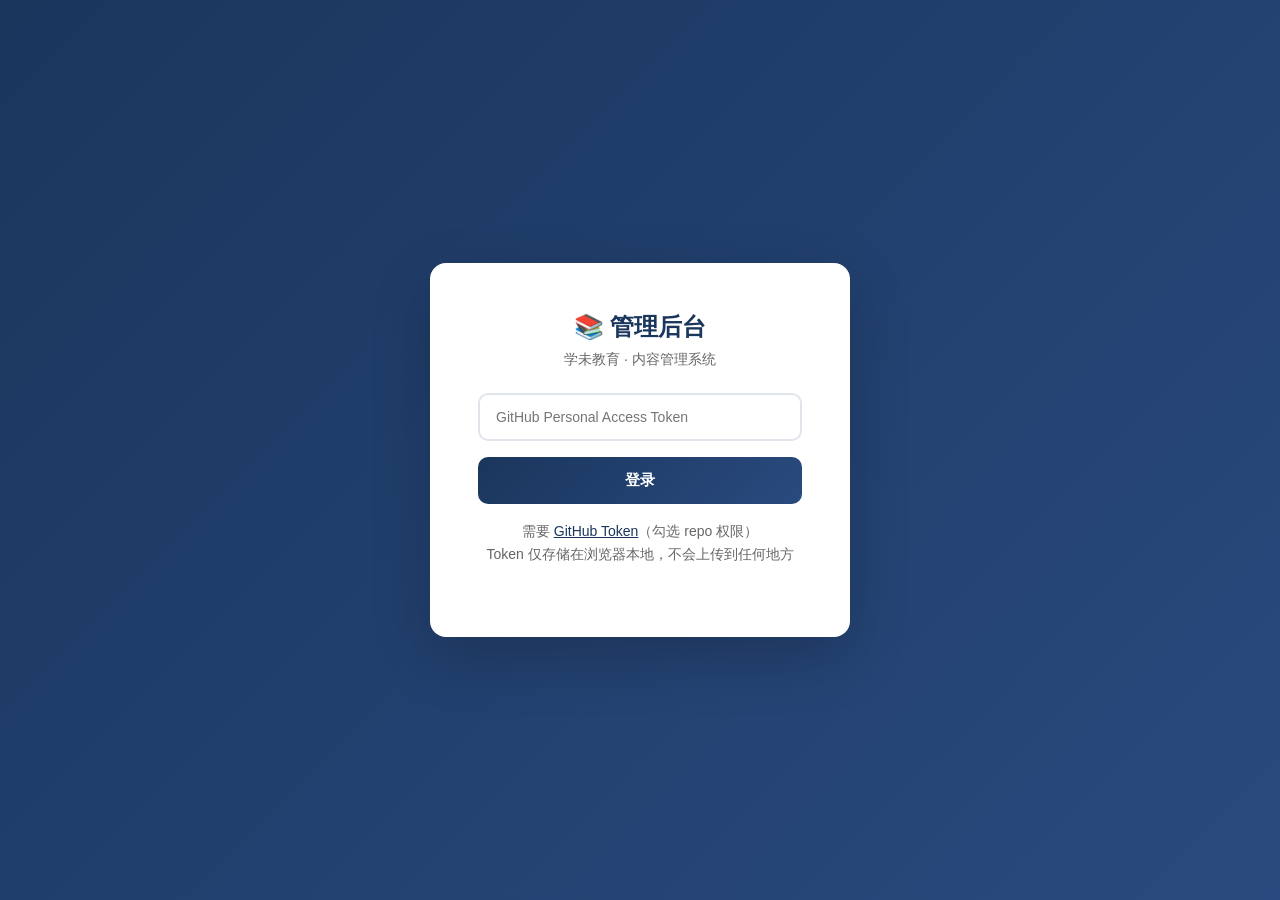
<file: admin/index.html>
<!DOCTYPE html>
<html lang="zh-CN">
<head>
    <meta charset="UTF-8">
    <meta name="viewport" content="width=device-width, initial-scale=1.0">
    <title>管理后台 - 学未教育</title>
    <style>
        * { margin: 0; padding: 0; box-sizing: border-box; }
        body { font-family: -apple-system, BlinkMacSystemFont, 'Segoe UI', sans-serif; background: #f5f7fa; color: #333; }
        
        /* Login Screen */
        .login-screen {
            display: flex; align-items: center; justify-content: center;
            min-height: 100vh;
            background: linear-gradient(135deg, #1a365d, #2a4a7f);
        }
        .login-box {
            background: white; border-radius: 16px; padding: 48px;
            box-shadow: 0 20px 60px rgba(0,0,0,0.2);
            text-align: center; max-width: 420px; width: 90%;
        }
        .login-box h1 { font-size: 24px; margin-bottom: 8px; color: #1a365d; }
        .login-box p { color: #666; margin-bottom: 24px; font-size: 14px; }
        .login-box input {
            width: 100%; padding: 14px 16px; border: 2px solid #e0e5ec;
            border-radius: 10px; font-size: 14px; margin-bottom: 16px;
            transition: border-color 0.2s;
        }
        .login-box input:focus { outline: none; border-color: #1a365d; }
        .login-box button {
            width: 100%; padding: 14px; background: linear-gradient(135deg, #1a365d, #2a4a7f);
            color: white; border: none; border-radius: 10px; font-size: 15px;
            font-weight: 600; cursor: pointer; transition: transform 0.2s;
        }
        .login-box button:hover { transform: translateY(-2px); }
        .login-hint { font-size: 12px; color: #999; margin-top: 16px; line-height: 1.6; }
        .login-hint a { color: #1a365d; }

        /* Admin Layout */
        .admin { display: none; }
        .admin.active { display: block; }
        
        .sidebar {
            position: fixed; left: 0; top: 0; bottom: 0;
            width: 220px; background: #1a365d; color: white;
            padding: 24px 0;
        }
        .sidebar-logo {
            padding: 0 24px; margin-bottom: 32px;
        }
        .sidebar-logo h2 { font-size: 18px; }
        .sidebar-logo small { font-size: 11px; opacity: 0.6; }
        .sidebar-nav a {
            display: flex; align-items: center; gap: 12px;
            padding: 12px 24px; color: rgba(255,255,255,0.7);
            text-decoration: none; font-size: 14px;
            transition: all 0.2s;
        }
        .sidebar-nav a:hover, .sidebar-nav a.active {
            background: rgba(255,255,255,0.1); color: white;
        }
        .sidebar-nav a span.icon { font-size: 18px; }
        .sidebar-nav .divider { height: 1px; background: rgba(255,255,255,0.1); margin: 16px 24px; }

        .main { margin-left: 220px; min-height: 100vh; }
        .topbar {
            background: white; padding: 16px 32px;
            border-bottom: 1px solid #e0e5ec;
            display: flex; align-items: center; justify-content: space-between;
        }
        .topbar h1 { font-size: 20px; color: #1a365d; }
        .topbar-right { display: flex; align-items: center; gap: 16px; }
        .topbar a { color: #1a365d; text-decoration: none; font-size: 14px; }

        .content { padding: 32px; }
        
        /* Stats Cards */
        .stats { display: grid; grid-template-columns: repeat(auto-fit, minmax(200px, 1fr)); gap: 20px; margin-bottom: 32px; }
        .stat-card {
            background: white; border-radius: 12px; padding: 24px;
            box-shadow: 0 2px 8px rgba(0,0,0,0.05);
        }
        .stat-card .num { font-size: 32px; font-weight: 700; color: #1a365d; }
        .stat-card .label { font-size: 14px; color: #666; margin-top: 4px; }

        /* CRUD Table */
        .card {
            background: white; border-radius: 12px;
            box-shadow: 0 2px 8px rgba(0,0,0,0.05);
            overflow: hidden; margin-bottom: 24px;
        }
        .card-header {
            padding: 20px 24px; border-bottom: 1px solid #f0f0f0;
            display: flex; align-items: center; justify-content: space-between;
        }
        .card-header h3 { font-size: 16px; }
        .btn {
            padding: 8px 16px; border-radius: 8px; font-size: 14px;
            font-weight: 500; cursor: pointer; border: none;
            transition: all 0.2s; display: inline-flex; align-items: center; gap: 6px;
        }
        .btn-primary { background: #1a365d; color: white; }
        .btn-primary:hover { background: #2a4a7f; }
        .btn-sm { padding: 6px 12px; font-size: 13px; }
        .btn-danger { background: #ef4444; color: white; }
        .btn-danger:hover { background: #dc2626; }
        .btn-ghost { background: transparent; color: #666; }
        .btn-ghost:hover { background: #f5f5f5; }

        table { width: 100%; border-collapse: collapse; }
        th, td { padding: 14px 24px; text-align: left; font-size: 14px; }
        th { background: #fafbfc; color: #666; font-weight: 500; border-bottom: 1px solid #f0f0f0; }
        td { border-bottom: 1px solid #f5f5f5; }
        tr:hover td { background: #fafbfc; }
        .actions { display: flex; gap: 8px; }
        .badge { padding: 4px 10px; border-radius: 6px; font-size: 12px; font-weight: 500; }
        .badge-green { background: #dcfce7; color: #166534; }
        .badge-gray { background: #f3f4f6; color: #6b7280; }

        /* Modal */
        .modal-overlay {
            display: none; position: fixed; inset: 0;
            background: rgba(0,0,0,0.5); z-index: 1000;
            align-items: center; justify-content: center;
        }
        .modal-overlay.active { display: flex; }
        .modal {
            background: white; border-radius: 16px; padding: 32px;
            max-width: 560px; width: 90%; max-height: 90vh; overflow-y: auto;
        }
        .modal h2 { font-size: 18px; margin-bottom: 24px; color: #1a365d; }
        .form-group { margin-bottom: 18px; }
        .form-group label { display: block; font-size: 14px; font-weight: 500; margin-bottom: 6px; color: #333; }
        .form-group input, .form-group textarea, .form-group select {
            width: 100%; padding: 10px 14px; border: 2px solid #e0e5ec;
            border-radius: 8px; font-size: 14px; font-family: inherit;
            transition: border-color 0.2s;
        }
        .form-group input:focus, .form-group textarea:focus, .form-group select:focus {
            outline: none; border-color: #1a365d;
        }
        .form-group textarea { min-height: 80px; resize: vertical; }
        .form-actions { display: flex; gap: 12px; justify-content: flex-end; margin-top: 24px; }

        .hidden { display: none !important; }
        .section { display: none; }
        .section.active { display: block; }

        /* Color picker presets */
        .color-presets { display: flex; gap: 8px; flex-wrap: wrap; margin-top: 8px; }
        .color-preset {
            width: 32px; height: 32px; border-radius: 8px; cursor: pointer;
            border: 2px solid transparent; transition: all 0.2s;
        }
        .color-preset:hover { transform: scale(1.15); }
        .color-preset.selected { border-color: #1a365d; box-shadow: 0 0 0 2px rgba(26,54,93,0.3); }

        /* Toast */
        .toast {
            position: fixed; bottom: 24px; right: 24px;
            background: #1a365d; color: white;
            padding: 14px 24px; border-radius: 10px;
            font-size: 14px; z-index: 2000;
            transform: translateY(100px); opacity: 0;
            transition: all 0.3s ease;
        }
        .toast.show { transform: translateY(0); opacity: 1; }

        @media (max-width: 768px) {
            .sidebar { width: 60px; }
            .sidebar-logo h2, .sidebar-logo small, .sidebar-nav a span { display: none; }
            .sidebar-nav a { padding: 14px; justify-content: center; }
            .main { margin-left: 60px; }
        }
    </style>
</head>
<body>
    <!-- LOGIN -->
    <div class="login-screen" id="loginScreen">
        <div class="login-box">
            <h1>📚 管理后台</h1>
            <p>学未教育 · 内容管理系统</p>
            <input type="password" id="tokenInput" placeholder="GitHub Personal Access Token" autocomplete="off">
            <button onclick="login()">登录</button>
            <p class="login-hint">
                需要 <a href="https://github.com/settings/tokens/new" target="_blank">GitHub Token</a>（勾选 repo 权限）<br>
                Token 仅存储在浏览器本地，不会上传到任何地方
            </p>
        </div>
    </div>

    <!-- ADMIN -->
    <div class="admin" id="adminPanel">
        <div class="sidebar">
            <div class="sidebar-logo">
                <h2>📚 学未教育</h2>
                <small>管理后台 v1.0</small>
            </div>
            <nav class="sidebar-nav">
                <a href="#" class="active" onclick="showSection('dashboard', this)">
                    <span class="icon">📊</span><span>数据概览</span>
                </a>
                <a href="#" onclick="showSection('programs', this)">
                    <span class="icon">📚</span><span>项目管理</span>
                </a>
                <a href="#" onclick="showSection('testimonials', this)">
                    <span class="icon">💬</span><span>学员故事</span>
                </a>
                <a href="#" onclick="showSection('faqs', this)">
                    <span class="icon">❓</span><span>常见问题</span>
                </a>
                <a href="#" onclick="showSection('wp-programs', this)">
                    <span class="icon">🌐</span><span>WP 项目管理</span>
                </a>
                <div class="divider"></div>
                <a href="#" onclick="showSection('settings', this)">
                    <span class="icon">⚙️</span><span>网站设置</span>
                </a>
                <a href="https://weilixiong.github.io/studyfuture-site/" target="_blank">
                    <span class="icon">🌐</span><span>查看网站</span>
                </a>
                <a href="#" onclick="logout()">
                    <span class="icon">🚪</span><span>退出登录</span>
                </a>
            </nav>
        </div>

        <div class="main">
            <div class="topbar">
                <h1 id="pageTitle">数据概览</h1>
                <div class="topbar-right">
                    <a href="https://weilixiong.github.io/studyfuture-site/" target="_blank">🌐 访问网站</a>
                </div>
            </div>

            <div class="content">
                <!-- DASHBOARD -->
                <div class="section active" id="sec-dashboard">
                    <div class="stats" id="dashboardStats"></div>
                    <div class="card">
                        <div class="card-header"><h3>📋 快速操作</h3></div>
                        <div style="padding: 24px; display: flex; gap: 12px; flex-wrap: wrap;">
                            <button class="btn btn-primary" onclick="showSection('programs', document.querySelector('.sidebar-nav a:nth-child(2)'))">+ 添加新项目</button>
                            <button class="btn btn-primary" onclick="showSection('testimonials', document.querySelector('.sidebar-nav a:nth-child(3)'))">+ 添加学员故事</button>
                            <button class="btn btn-primary" onclick="showSection('faqs', document.querySelector('.sidebar-nav a:nth-child(4)'))">+ 添加常见问题</button>
                        </div>
                    </div>
                </div>

                <!-- PROGRAMS -->
                <div class="section" id="sec-programs">
                    <div class="card">
                        <div class="card-header">
                            <h3>📚 热门项目</h3>
                            <button class="btn btn-primary" onclick="openProgramModal()">+ 添加项目</button>
                        </div>
                        <table>
                            <thead><tr>
                                <th>图标</th><th>名称</th><th>徽章</th><th>标签</th><th>状态</th><th>操作</th>
                            </tr></thead>
                            <tbody id="programsTable"></tbody>
                        </table>
                    </div>
                </div>

                <!-- TESTIMONIALS -->
                <div class="section" id="sec-testimonials">
                    <div class="card">
                        <div class="card-header">
                            <h3>💬 学员故事</h3>
                            <button class="btn btn-primary" onclick="openTestimonialModal()">+ 添加故事</button>
                        </div>
                        <table>
                            <thead><tr>
                                <th>头像</th><th>姓名</th><th>身份</th><th>内容摘要</th><th>操作</th>
                            </tr></thead>
                            <tbody id="testimonialsTable"></tbody>
                        </table>
                    </div>
                </div>

                <!-- FAQS -->
                <div class="section" id="sec-faqs">
                    <div class="card">
                        <div class="card-header">
                            <h3>❓ 常见问题</h3>
                            <button class="btn btn-primary" onclick="openFaqModal()">+ 添加问题</button>
                        </div>
                        <table>
                            <thead><tr>
                                <th>问题</th><th>回答摘要</th><th>操作</th>
                            </tr></thead>
                            <tbody id="faqsTable"></tbody>
                        </table>
                    </div>
                </div>

                <!-- WP PROGRAMS -->
                <div class="section" id="sec-wp-programs">
                    <div class="card">
                        <div class="card-header">
                            <h3>🌐 WordPress 热门项目</h3>
                            <button class="btn btn-primary" onclick="openWpProgramModal()">+ 发布到 WP</button>
                        </div>
                        <table>
                            <thead><tr>
                                <th>ID</th><th>标题</th><th>日期</th><th>标签</th><th>状态</th><th>操作</th>
                            </tr></thead>
                            <tbody id="wpProgramsTable"><tr><td colspan="6" style="text-align:center;padding:40px;color:#999">加载中...</td></tbody>
                        </table>
                    </div>
                </div>

                <!-- SETTINGS -->
                <div class="section" id="sec-settings">
                    <div class="card">
                        <div class="card-header"><h3>⚙️ 网站设置</h3></div>
                        <div style="padding: 24px;" id="settingsForm"></div>
                    </div>
                </div>
            </div>
        </div>
    </div>

    <!-- MODALS -->
    <div class="modal-overlay" id="programModal">
        <div class="modal">
            <h2 id="programModalTitle">添加项目</h2>
            <div class="form-group">
                <label>图标 Emoji</label>
                <input type="text" id="pEmoji" value="🎓" maxlength="4">
            </div>
            <div class="form-group">
                <label>项目名称</label>
                <input type="text" id="pTitle" placeholder="例如：心理学硕士">
            </div>
            <div class="form-group">
                <label>项目描述</label>
                <textarea id="pDesc" placeholder="简短描述..."></textarea>
            </div>
            <div class="form-group">
                <label>标签（逗号分隔）</label>
                <input type="text" id="pTags" placeholder="例如：12个月,2万起,QS认证">
            </div>
            <div class="form-group">
                <label>徽章</label>
                <input type="text" id="pBadge" placeholder="例如：热门" value="热门">
            </div>
            <div class="form-group">
                <label>渐变色</label>
                <input type="text" id="pGradient" value="linear-gradient(135deg, #667eea 0%, #764ba2 100%)">
                <div class="color-presets">
                    <div class="color-preset" style="background:linear-gradient(135deg,#667eea,#764ba2)" onclick="selectGradient(this, 'linear-gradient(135deg, #667eea 0%, #764ba2 100%)')"></div>
                    <div class="color-preset" style="background:linear-gradient(135deg,#f093fb,#f5576c)" onclick="selectGradient(this, 'linear-gradient(135deg, #f093fb 0%, #f5576c 100%)')"></div>
                    <div class="color-preset" style="background:linear-gradient(135deg,#4facfe,#00f2fe)" onclick="selectGradient(this, 'linear-gradient(135deg, #4facfe 0%, #00f2fe 100%)')"></div>
                    <div class="color-preset" style="background:linear-gradient(135deg,#43e97b,#38f9d)" onclick="selectGradient(this, 'linear-gradient(135deg, #43e97b 0%, #38f9d 100%)')"></div>
                    <div class="color-preset" style="background:linear-gradient(135deg,#fa709a,#fee140)" onclick="selectGradient(this, 'linear-gradient(135deg, #fa709a 0%, #fee140 100%)')"></div>
                    <div class="color-preset" style="background:linear-gradient(135deg,#a8edea,#fed6e3)" onclick="selectGradient(this, 'linear-gradient(135deg, #a8edea 0%, #fed6e3 100%)')"></div>
                    <div class="color-preset" style="background:linear-gradient(135deg,#ffecd2,#fcb69f)" onclick="selectGradient(this, 'linear-gradient(135deg, #ffecd2 0%, #fcb69f 100%)')"></div>
                </div>
            </div>
            <div class="form-actions">
                <button class="btn btn-ghost" onclick="closeModals()">取消</button>
                <button class="btn btn-primary" onclick="saveProgram()">保存</button>
            </div>
        </div>
    </div>

    <div class="modal-overlay" id="testimonialModal">
        <div class="modal">
            <h2 id="testimonialModalTitle">添加学员故事</h2>
            <div class="form-group">
                <label>头像 Emoji</label>
                <input type="text" id="tAvatar" value="👩" maxlength="4">
            </div>
            <div class="form-group">
                <label>学员姓名</label>
                <input type="text" id="tName" placeholder="例如：王女士">
            </div>
            <div class="form-group">
                <label>身份描述</label>
                <input type="text" id="tRole" placeholder="例如：二胎妈妈 · 心理学硕士">
            </div>
            <div class="form-group">
                <label>故事内容</label>
                <textarea id="tQuote" placeholder="学员的真实故事..." style="min-height: 120px;"></textarea>
            </div>
            <div class="form-actions">
                <button class="btn btn-ghost" onclick="closeModals()">取消</button>
                <button class="btn btn-primary" onclick="saveTestimonial()">保存</button>
            </div>
        </div>
    </div>

    <div class="modal-overlay" id="wpProgramModal">
        <div class="modal" style="max-width: 640px;">
            <h2 id="wpProgramModalTitle">发布到 WordPress</h2>
            <div class="form-group">
                <label>项目标题</label>
                <input type="text" id="wpTitle" placeholder="例如：心理学硕士项目">
            </div>
            <div class="form-group">
                <label>项目内容（支持 HTML）</label>
                <textarea id="wpContent" placeholder="&lt;h2&gt;项目简介&lt;/h2&gt;\n&lt;p&gt;详细描述...&lt;/p&gt;" style="min-height: 200px; font-family: monospace;"></textarea>
            </div>
            <div class="form-group">
                <label>摘要</label>
                <input type="text" id="wpExcerpt" placeholder="简短描述，显示在列表中...">
            </div>
            <div class="form-group">
                <label>标签（逗号分隔）</label>
                <input type="text" id="wpTags" placeholder="心理学,硕士,12个月,QS认证">
            </div>
            <div class="form-group">
                <label>特色图片 URL</label>
                <input type="text" id="wpImage" placeholder="https://example.com/image.jpg">
            </div>
            <div class="form-actions">
                <button class="btn btn-ghost" onclick="closeModals()">取消</button>
                <button class="btn btn-primary" onclick="saveWpProgram()">发布</button>
            </div>
        </div>
    </div>

    <div class="modal-overlay" id="faqModal">
        <div class="modal">
            <h2 id="faqModalTitle">添加常见问题</h2>
            <div class="form-group">
                <label>问题</label>
                <input type="text" id="fQuestion" placeholder="例如：在线硕士学历国内认可吗？">
            </div>
            <div class="form-group">
                <label>回答</label>
                <textarea id="fAnswer" placeholder="详细回答..." style="min-height: 120px;"></textarea>
            </div>
            <div class="form-actions">
                <button class="btn btn-ghost" onclick="closeModals()">取消</button>
                <button class="btn btn-primary" onclick="saveFaq()">保存</button>
            </div>
        </div>
    </div>

    <div class="toast" id="toast"></div>

    <script>
        const REPO = 'weilixiong/studyfuture-site';
        const BRANCH = 'gh-pages';
        let token = '';
        let programs = [];
        let testimonials = [];
        let faqs = [];
        let settings = {};
        let editingIndex = -1;

        // Login
        function login() {
            token = document.getElementById('tokenInput').value.trim();
            if (!token) return showToast('请输入 Token');
            localStorage.setItem('gh_token', token);
            loadData();
        }

        function logout() {
            localStorage.removeItem('gh_token');
            location.reload();
        }

        // Check saved token
        (function checkToken() {
            const saved = localStorage.getItem('gh_token');
            if (saved) {
                token = saved;
                loadData();
            }
        })();

        // API calls
        async function api(path, options = {}) {
            const url = `https://api.github.com/repos/${REPO}/contents${path}`;
            const headers = {
                'Authorization': `token ${token}`,
                'Accept': 'application/vnd.github.v3+json'
            };
            if (options.body && typeof options.body === 'string') {
                headers['Content-Type'] = 'application/json';
            }
            return fetch(url, { ...options, headers }).then(r => {
                if (!r.ok) throw new Error(`API ${r.status}: ${r.statusText}`);
                return r.json();
            });
        }

        async function getFile(path) {
            try {
                const data = await api(path);
                const content = atob(data.content.replace(/\n/g, ''));
                return { content, sha: data.sha };
            } catch (e) {
                return { content: null, sha: null };
            }
        }

        async function saveFile(path, content, message, sha = null) {
            const body = {
                message,
                content: btoa(unescape(encodeURIComponent(content))),
                branch: BRANCH
            };
            if (sha) body.sha = sha;
            return api(path, {
                method: sha ? 'PUT' : 'POST',
                body: JSON.stringify(body)
            });
        }

        // Load all data
        async function loadData() {
            document.getElementById('loginScreen').style.display = 'none';
            document.getElementById('adminPanel').classList.add('active');
            showToast('正在加载数据...');

            try {
                // Load settings
                const settingsFile = await getFile('/data/settings.json');
                if (settingsFile.content) settings = JSON.parse(settingsFile.content);

                // Load programs
                const dir = await api('/data/programs');
                programs = [];
                for (const file of dir) {
                    if (file.name.endsWith('.json')) {
                        const f = await getFile(`/data/programs/${file.name}`);
                        if (f.content) programs.push({ ...JSON.parse(f.content), _file: file.name, _sha: f.sha });
                    }
                }
                programs.sort((a, b) => (a.weight || 999) - (b.weight || 999));

                // Load testimonials
                const tdir = await api('/data/testimonials');
                testimonials = [];
                for (const file of tdir) {
                    if (file.name.endsWith('.json')) {
                        const f = await getFile(`/data/testimonials/${file.name}`);
                        if (f.content) testimonials.push({ ...JSON.parse(f.content), _file: file.name, _sha: f.sha });
                    }
                }
                testimonials.sort((a, b) => (a.weight || 999) - (b.weight || 999));

                // Load FAQs
                const fdir = await api('/data/faqs');
                faqs = [];
                for (const file of fdir) {
                    if (file.name.endsWith('.json')) {
                        const f = await getFile(`/data/faqs/${file.name}`);
                        if (f.content) faqs.push({ ...JSON.parse(f.content), _file: file.name, _sha: f.sha });
                    }
                }
                faqs.sort((a, b) => (a.weight || 999) - (b.weight || 999));

                renderAll();
                showToast('✅ 数据加载完成');
            } catch (e) {
                showToast('❌ 加载失败: ' + e.message);
                console.error(e);
            }
        }

        function renderAll() {
            renderDashboard();
            renderPrograms();
            renderTestimonials();
            renderFaqs();
            renderSettings();
        }

        // Dashboard
        function renderDashboard() {
            document.getElementById('dashboardStats').innerHTML = `
                <div class="stat-card"><div class="num">${programs.filter(p => p.visible !== false).length}</div><div class="label">热门项目</div></div>
                <div class="stat-card"><div class="num">${testimonials.filter(t => t.visible !== false).length}</div><div class="label">学员故事</div></div>
                <div class="stat-card"><div class="num">${faqs.filter(f => f.visible !== false).length}</div><div class="label">常见问题</div></div>
                <div class="stat-card"><div class="num">${settings.heroTitle ? '✅' : '❌'}</div><div class="label">网站配置</div></div>
            `;
        }

        // Programs
        function renderPrograms() {
            const tbody = document.getElementById('programsTable');
            tbody.innerHTML = programs.map((p, i) => `
                <tr>
                    <td style="font-size:24px">${p.emoji || '🎓'}</td>
                    <td><strong>${p.title}</strong></td>
                    <td><span class="badge badge-green">${p.badge || ''}</span></td>
                    <td style="font-size:12px;color:#666">${(p.tags || []).join(' · ')}</td>
                    <td>${p.visible !== false ? '<span class="badge badge-green">显示</span>' : '<span class="badge badge-gray">隐藏</span>'}</td>
                    <td class="actions">
                        <button class="btn btn-ghost btn-sm" onclick="editProgram(${i})">✏️</button>
                        <button class="btn btn-ghost btn-sm" onclick="deleteProgram(${i})">🗑️</button>
                    </td>
                </tr>
            `).join('');
        }

        function openProgramModal(index = -1) {
            editingIndex = index;
            document.getElementById('programModalTitle').textContent = index >= 0 ? '编辑项目' : '添加项目';
            if (index >= 0) {
                const p = programs[index];
                document.getElementById('pEmoji').value = p.emoji || '🎓';
                document.getElementById('pTitle').value = p.title;
                document.getElementById('pDesc').value = p.desc;
                document.getElementById('pTags').value = (p.tags || []).join(',');
                document.getElementById('pBadge').value = p.badge || '';
                document.getElementById('pGradient').value = p.gradient || '';
            } else {
                document.getElementById('pEmoji').value = '🎓';
                document.getElementById('pTitle').value = '';
                document.getElementById('pDesc').value = '';
                document.getElementById('pTags').value = '';
                document.getElementById('pBadge').value = '热门';
                document.getElementById('pGradient').value = 'linear-gradient(135deg, #667eea 0%, #764ba2 100%)';
            }
            document.getElementById('programModal').classList.add('active');
        }

        async function saveProgram() {
            const data = {
                emoji: document.getElementById('pEmoji').value,
                title: document.getElementById('pTitle').value,
                desc: document.getElementById('pDesc').value,
                tags: document.getElementById('pTags').value.split(',').map(s => s.trim()).filter(Boolean),
                badge: document.getElementById('pBadge').value,
                gradient: document.getElementById('pGradient').value,
                visible: true,
                weight: editingIndex >= 0 ? programs[editingIndex].weight : programs.length + 1
            };

            if (!data.title) return showToast('请输入项目名称');

            try {
                const filename = editingIndex >= 0 ? programs[editingIndex]._file : `p${Date.now()}.json`;
                const sha = editingIndex >= 0 ? programs[editingIndex]._sha : null;
                await saveFile(`/data/programs/${filename}`, JSON.stringify(data, null, 2),
                    `${editingIndex >= 0 ? '更新' : '新增'}项目: ${data.title}`, sha);
                closeModals();
                showToast('✅ 已保存');
                await loadData();
            } catch (e) {
                showToast('❌ 保存失败: ' + e.message);
            }
        }

        function editProgram(i) { openProgramModal(i); }

        async function deleteProgram(i) {
            if (!confirm(`确定删除「${programs[i].title}」？`)) return;
            try {
                await saveFile(`/data/programs/${programs[i]._file}`, '', `删除项目: ${programs[i].title}`, programs[i]._sha);
                showToast('✅ 已删除');
                await loadData();
            } catch (e) {
                showToast('❌ 删除失败: ' + e.message);
            }
        }

        // Testimonials
        function renderTestimonials() {
            const tbody = document.getElementById('testimonialsTable');
            tbody.innerHTML = testimonials.map((t, i) => `
                <tr>
                    <td style="font-size:24px">${t.avatar || '👩'}</td>
                    <td><strong>${t.name}</strong></td>
                    <td style="font-size:13px;color:#666">${t.role}</td>
                    <td style="font-size:13px;max-width:300px;overflow:hidden;text-overflow:ellipsis;white-space:nowrap">${(t.quote || '').substring(0, 50)}...</td>
                    <td class="actions">
                        <button class="btn btn-ghost btn-sm" onclick="editTestimonial(${i})">✏️</button>
                        <button class="btn btn-ghost btn-sm" onclick="deleteTestimonial(${i})">🗑️</button>
                    </td>
                </tr>
            `).join('');
        }

        function openTestimonialModal(index = -1) {
            editingIndex = index;
            document.getElementById('testimonialModalTitle').textContent = index >= 0 ? '编辑故事' : '添加故事';
            if (index >= 0) {
                const t = testimonials[index];
                document.getElementById('tAvatar').value = t.avatar || '👩';
                document.getElementById('tName').value = t.name;
                document.getElementById('tRole').value = t.role;
                document.getElementById('tQuote').value = t.quote;
            } else {
                document.getElementById('tAvatar').value = '👩';
                document.getElementById('tName').value = '';
                document.getElementById('tRole').value = '';
                document.getElementById('tQuote').value = '';
            }
            document.getElementById('testimonialModal').classList.add('active');
        }

        async function saveTestimonial() {
            const data = {
                avatar: document.getElementById('tAvatar').value,
                name: document.getElementById('tName').value,
                role: document.getElementById('tRole').value,
                quote: document.getElementById('tQuote').value,
                visible: true,
                weight: editingIndex >= 0 ? testimonials[editingIndex].weight : testimonials.length + 1
            };

            if (!data.name || !data.quote) return showToast('请填写完整信息');

            try {
                const filename = editingIndex >= 0 ? testimonials[editingIndex]._file : `t${Date.now()}.json`;
                const sha = editingIndex >= 0 ? testimonials[editingIndex]._sha : null;
                await saveFile(`/data/testimonials/${filename}`, JSON.stringify(data, null, 2),
                    `${editingIndex >= 0 ? '更新' : '新增'}故事: ${data.name}`, sha);
                closeModals();
                showToast('✅ 已保存');
                await loadData();
            } catch (e) {
                showToast('❌ 保存失败: ' + e.message);
            }
        }

        function editTestimonial(i) { openTestimonialModal(i); }

        async function deleteTestimonial(i) {
            if (!confirm(`确定删除「${testimonials[i].name}」的故事？`)) return;
            try {
                await saveFile(`/data/testimonials/${testimonials[i]._file}`, '', `删除故事: ${testimonials[i].name}`, testimonials[i]._sha);
                showToast('✅ 已删除');
                await loadData();
            } catch (e) {
                showToast('❌ 删除失败: ' + e.message);
            }
        }

        // FAQs
        function renderFaqs() {
            const tbody = document.getElementById('faqsTable');
            tbody.innerHTML = faqs.map((f, i) => `
                <tr>
                    <td><strong>${f.question}</strong></td>
                    <td style="font-size:13px;max-width:300px;overflow:hidden;text-overflow:ellipsis;white-space:nowrap">${(f.answer || '').substring(0, 50)}...</td>
                    <td class="actions">
                        <button class="btn btn-ghost btn-sm" onclick="editFaq(${i})">✏️</button>
                        <button class="btn btn-ghost btn-sm" onclick="deleteFaq(${i})">🗑️</button>
                    </td>
                </tr>
            `).join('');
        }

        function openFaqModal(index = -1) {
            editingIndex = index;
            document.getElementById('faqModalTitle').textContent = index >= 0 ? '编辑问题' : '添加问题';
            if (index >= 0) {
                document.getElementById('fQuestion').value = faqs[index].question;
                document.getElementById('fAnswer').value = faqs[index].answer;
            } else {
                document.getElementById('fQuestion').value = '';
                document.getElementById('fAnswer').value = '';
            }
            document.getElementById('faqModal').classList.add('active');
        }

        async function saveFaq() {
            const data = {
                question: document.getElementById('fQuestion').value,
                answer: document.getElementById('fAnswer').value,
                visible: true,
                weight: editingIndex >= 0 ? faqs[editingIndex].weight : faqs.length + 1
            };

            if (!data.question || !data.answer) return showToast('请填写完整信息');

            try {
                const filename = editingIndex >= 0 ? faqs[editingIndex]._file : `f${Date.now()}.json`;
                const sha = editingIndex >= 0 ? faqs[editingIndex]._sha : null;
                await saveFile(`/data/faqs/${filename}`, JSON.stringify(data, null, 2),
                    `${editingIndex >= 0 ? '更新' : '新增'}FAQ: ${data.question.substring(0, 20)}`, sha);
                closeModals();
                showToast('✅ 已保存');
                await loadData();
            } catch (e) {
                showToast('❌ 保存失败: ' + e.message);
            }
        }

        function editFaq(i) { openFaqModal(i); }

        async function deleteFaq(i) {
            if (!confirm(`确定删除「${faqs[i].question}」？`)) return;
            try {
                await saveFile(`/data/faqs/${faqs[i]._file}`, '', `删除FAQ: ${faqs[i].question.substring(0, 20)}`, faqs[i]._sha);
                showToast('✅ 已删除');
                await loadData();
            } catch (e) {
                showToast('❌ 删除失败: ' + e.message);
            }
        }

        // Settings
        function renderSettings() {
            document.getElementById('settingsForm').innerHTML = `
                <div class="form-group">
                    <label>Hero 大标题</label>
                    <input type="text" id="sHeroTitle" value="${settings.heroTitle || ''}">
                </div>
                <div class="form-group">
                    <label>Hero 副标题</label>
                    <textarea id="sHeroSub">${settings.heroSubtitle || ''}</textarea>
                </div>
                <div class="form-group">
                    <label>学员数显示</label>
                    <input type="text" id="sStudents" value="${settings.statStudents || ''}">
                </div>
                <div class="form-group">
                    <label>合作院校数显示</label>
                    <input type="text" id="sSchools" value="${settings.statSchools || ''}">
                </div>
                <div class="form-group">
                    <label>毕业通过率显示</label>
                    <input type="text" id="sGradRate" value="${settings.statGradRate || ''}">
                </div>
                <div class="form-group">
                    <label>最快毕业时间显示</label>
                    <input type="text" id="sFastGrad" value="${settings.statFastGrad || ''}">
                </div>
                <div class="form-group">
                    <label>联系邮箱</label>
                    <input type="text" id="sEmail" value="${settings.contactEmail || ''}">
                </div>
                <div class="form-actions">
                    <button class="btn btn-primary" onclick="saveSettings()">💾 保存设置</button>
                </div>
            `;
        }

        async function saveSettings() {
            settings.heroTitle = document.getElementById('sHeroTitle').value;
            settings.heroSubtitle = document.getElementById('sHeroSub').value;
            settings.statStudents = document.getElementById('sStudents').value;
            settings.statSchools = document.getElementById('sSchools').value;
            settings.statGradRate = document.getElementById('sGradRate').value;
            settings.statFastGrad = document.getElementById('sFastGrad').value;
            settings.contactEmail = document.getElementById('sEmail').value;

            try {
                const f = await getFile('/data/settings.json');
                await saveFile('/data/settings.json', JSON.stringify(settings, null, 2),
                    '更新网站设置', f.sha);
                showToast('✅ 设置已保存');
            } catch (e) {
                showToast('❌ 保存失败: ' + e.message);
            }
        }

        // Navigation
        function showSection(name, el) {
            document.querySelectorAll('.section').forEach(s => s.classList.remove('active'));
            document.getElementById(`sec-${name}`).classList.add('active');
            document.querySelectorAll('.sidebar-nav a').forEach(a => a.classList.remove('active'));
            if (el) el.classList.add('active');
            const titles = { dashboard: '数据概览', programs: '项目管理', testimonials: '学员故事', faqs: '常见问题', 'wp-programs': 'WP 项目管理', settings: '网站设置' };
            document.getElementById('pageTitle').textContent = titles[name] || '';
            
            // Load WP programs when switching to that section
            if (name === 'wp-programs') {
                loadWpPrograms();
            }
        }

        // WordPress API
        const WP_API = 'https://public-api.wordpress.com/rest/v1.1/sites/252834205';
        const WP_TOKEN = 'Uu9aF0qggJN$KOH(uU08IPzYgyPOp!TdpiB4yq0O#tY6#UP*v$48D0F6Cw&wsGsl';
        let wpPrograms = [];
        let wpEditingId = null;

        async function loadWpPrograms() {
            try {
                const resp = await fetch(`${WP_API}/posts?category=热门项目&number=50&fields=ID,title,excerpt,date,tags,status`, {
                    headers: { 'Authorization': `Bearer ${WP_TOKEN}` }
                });
                if (!resp.ok) throw new Error('WP API failed');
                const data = await resp.json();
                wpPrograms = data.posts || [];
                renderWpPrograms();
            } catch (e) {
                console.error('Load WP programs failed:', e);
                document.getElementById('wpProgramsTable').innerHTML = `<tr><td colspan="6" style="text-align:center;padding:40px;color:#ef4444">加载失败: ${e.message}</td></tr>`;
            }
        }

        function renderWpPrograms() {
            const tbody = document.getElementById('wpProgramsTable');
            if (wpPrograms.length === 0) {
                tbody.innerHTML = `<tr><td colspan="6" style="text-align:center;padding:40px;color:#999">暂无项目</td></tr>`;
                return;
            }
            tbody.innerHTML = wpPrograms.map((p, i) => {
                const tags = Object.keys(p.tags || {}).join(', ');
                const date = new Date(p.date).toLocaleDateString('zh-CN');
                return `
                    <tr>
                        <td>${p.ID}</td>
                        <td><strong>${p.title}</strong></td>
                        <td>${date}</td>
                        <td style="font-size:12px;color:#666;max-width:200px;overflow:hidden;text-overflow:ellipsis;white-space:nowrap">${tags}</td>
                        <td><span class="badge badge-green">${p.status}</span></td>
                        <td class="actions">
                            <a href="${p.URL}" target="_blank" class="btn btn-ghost btn-sm">👁️</a>
                            <button class="btn btn-ghost btn-sm" onclick="editWpProgram(${i})">✏️</button>
                            <button class="btn btn-ghost btn-sm" onclick="deleteWpProgram(${i})">🗑️</button>
                        </td>
                    </tr>
                `;
            }).join('');
        }

        function openWpProgramModal() {
            wpEditingId = null;
            document.getElementById('wpProgramModalTitle').textContent = '发布到 WordPress';
            document.getElementById('wpTitle').value = '';
            document.getElementById('wpContent').value = '';
            document.getElementById('wpExcerpt').value = '';
            document.getElementById('wpTags').value = '';
            document.getElementById('wpImage').value = '';
            document.getElementById('wpProgramModal').classList.add('active');
        }

        async function saveWpProgram() {
            const title = document.getElementById('wpTitle').value.trim();
            const content = document.getElementById('wpContent').value.trim();
            const excerpt = document.getElementById('wpExcerpt').value.trim();
            const tags = document.getElementById('wpTags').value.split(',').map(s => s.trim()).filter(Boolean);
            const image = document.getElementById('wpImage').value.trim();

            if (!title || !content) return showToast('请填写标题和内容');

            const data = {
                title,
                content,
                excerpt,
                categories: ['热门项目'],
                tags,
                status: 'publish'
            };

            try {
                const url = wpEditingId 
                    ? `${WP_API}/posts/${wpEditingId}`
                    : `${WP_API}/posts/new`;
                const method = wpEditingId ? 'POST' : 'POST';
                
                const resp = await fetch(url, {
                    method,
                    headers: {
                        'Authorization': `Bearer ${WP_TOKEN}`,
                        'Content-Type': 'application/json'
                    },
                    body: JSON.stringify(data)
                });

                if (!resp.ok) throw new Error(`WP API ${resp.status}`);
                
                closeModals();
                showToast(wpEditingId ? '✅ 已更新' : '✅ 已发布');
                await loadWpPrograms();
            } catch (e) {
                showToast('❌ 发布失败: ' + e.message);
            }
        }

        function editWpProgram(i) {
            const p = wpPrograms[i];
            wpEditingId = p.ID;
            document.getElementById('wpProgramModalTitle').textContent = '编辑 WP 项目';
            document.getElementById('wpTitle').value = p.title;
            document.getElementById('wpContent').value = p.content || '';
            document.getElementById('wpExcerpt').value = p.excerpt || '';
            document.getElementById('wpTags').value = Object.keys(p.tags || {}).join(', ');
            document.getElementById('wpImage').value = p.featured_image || '';
            document.getElementById('wpProgramModal').classList.add('active');
        }

        async function deleteWpProgram(i) {
            if (!confirm(`确定删除「${wpPrograms[i].title}」？`)) return;
            try {
                const resp = await fetch(`${WP_API}/posts/${wpPrograms[i].ID}/delete`, {
                    method: 'POST',
                    headers: { 'Authorization': `Bearer ${WP_TOKEN}` }
                });
                if (!resp.ok) throw new Error('Delete failed');
                showToast('✅ 已删除');
                await loadWpPrograms();
            } catch (e) {
                showToast('❌ 删除失败: ' + e.message);
            }
        }

        // Modal
        function closeModals() {
            document.querySelectorAll('.modal-overlay').forEach(m => m.classList.remove('active'));
            editingIndex = -1;
            wpEditingId = null;
        }

        // Gradient
        function selectGradient(el, value) {
            document.querySelectorAll('.color-preset').forEach(p => p.classList.remove('selected'));
            el.classList.add('selected');
            document.getElementById('pGradient').value = value;
        }

        // Toast
        function showToast(msg) {
            const toast = document.getElementById('toast');
            toast.textContent = msg;
            toast.classList.add('show');
            setTimeout(() => toast.classList.remove('show'), 3000);
        }

        // Close modals on overlay click
        document.querySelectorAll('.modal-overlay').forEach(m => {
            m.addEventListener('click', (e) => {
                if (e.target === m) closeModals();
            });
        });
    </script>
</body>
</html>
</file>
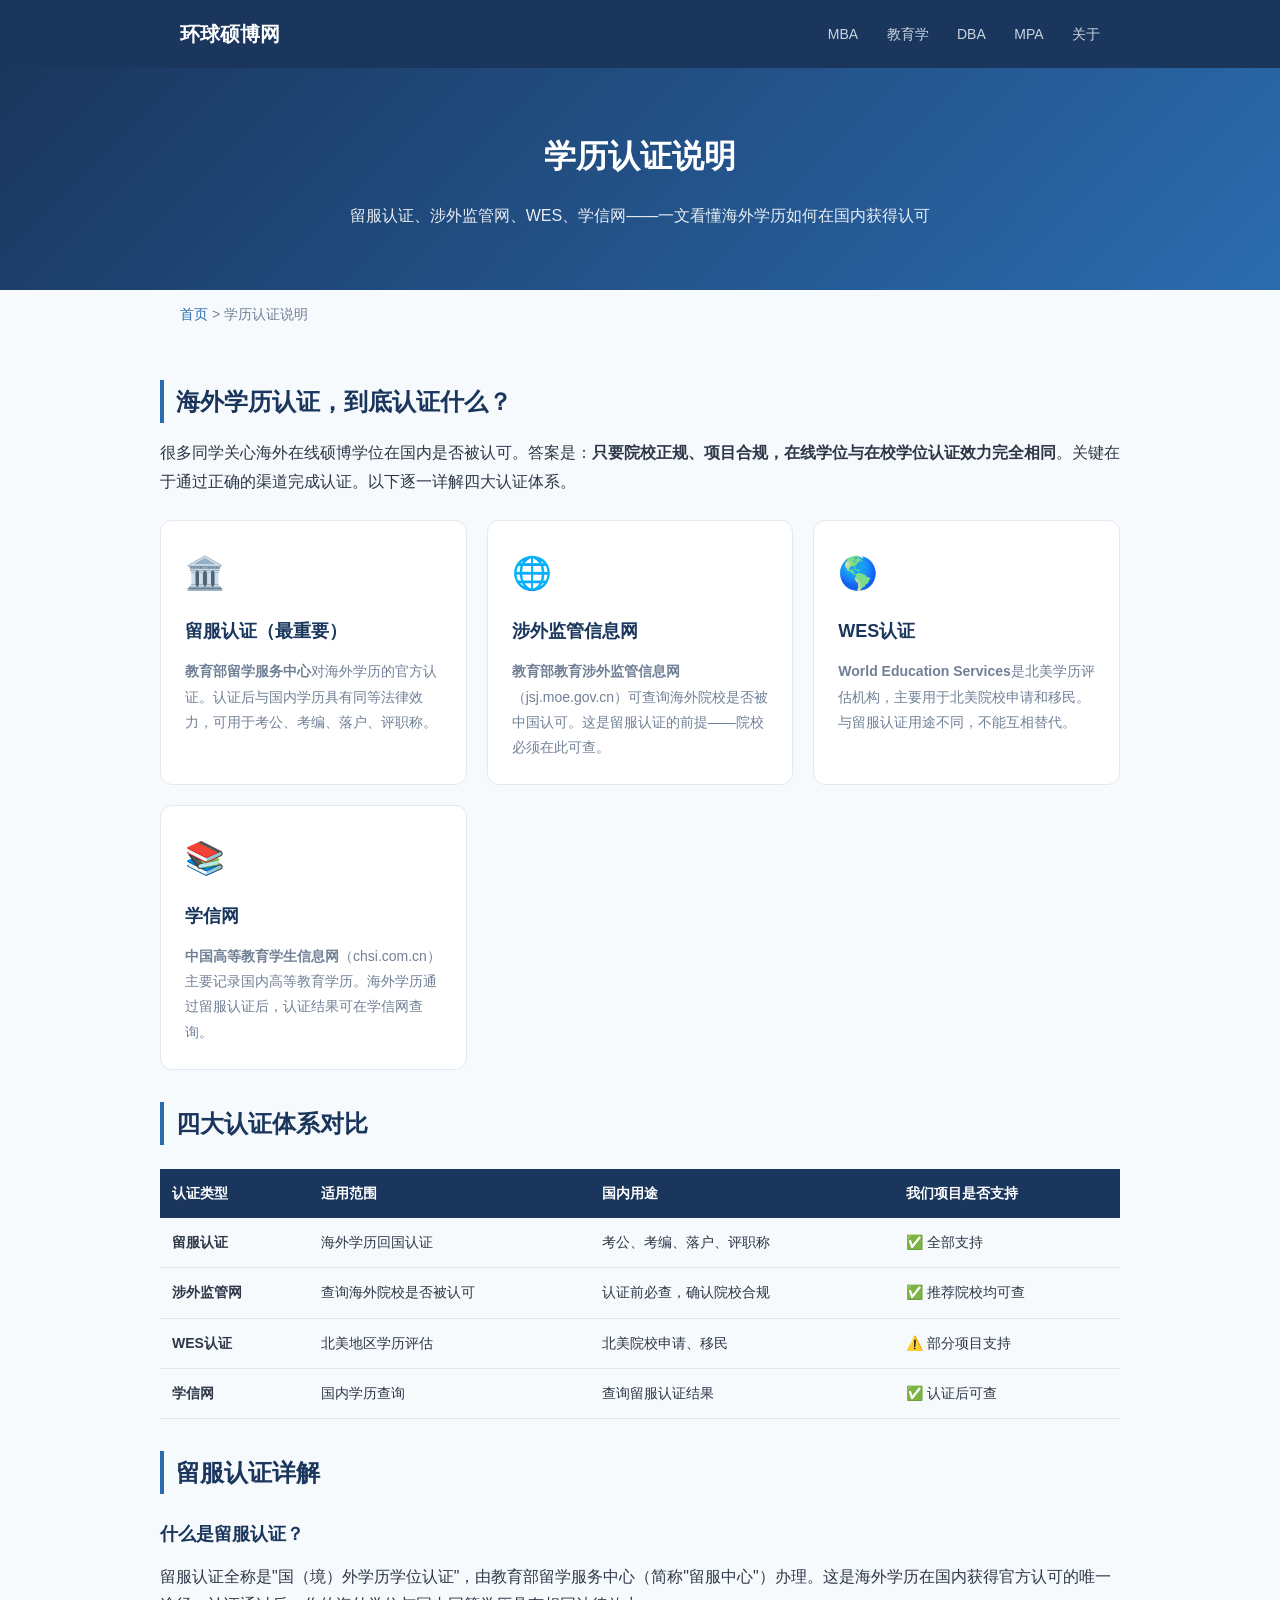
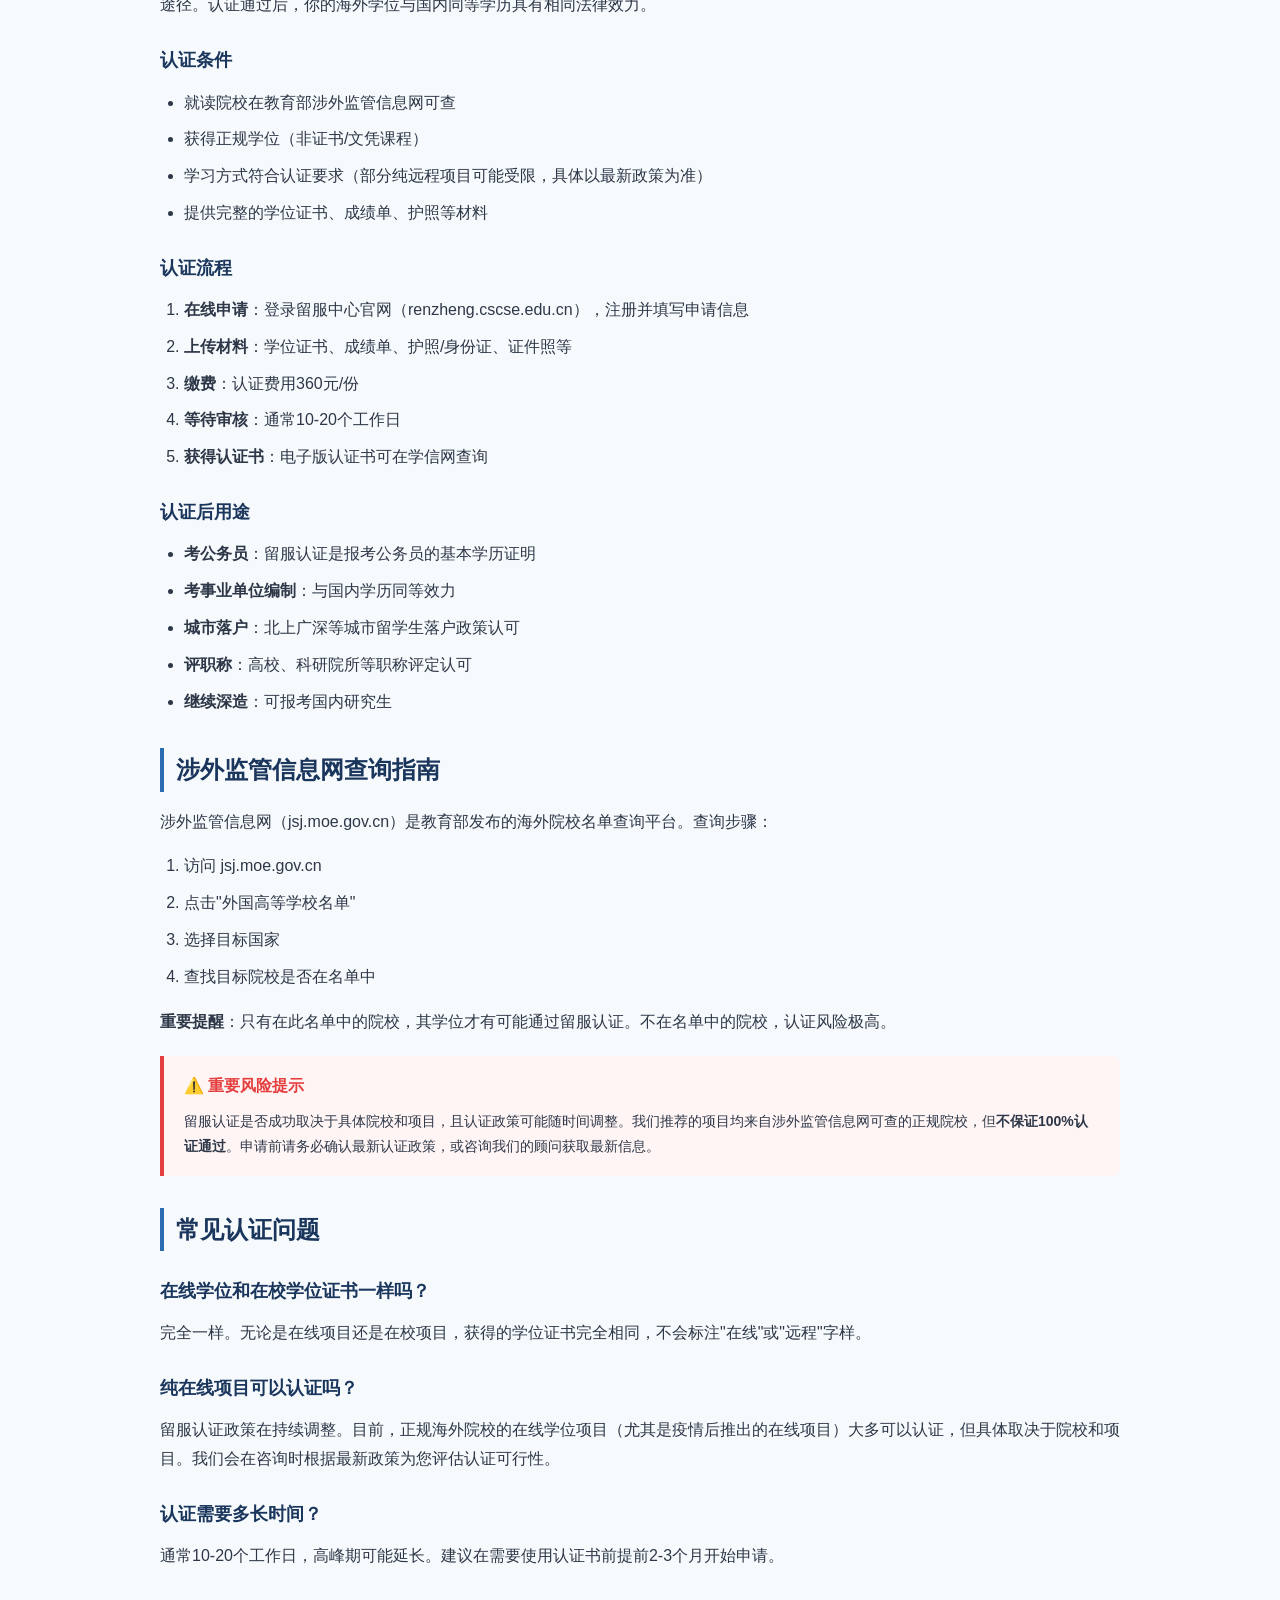
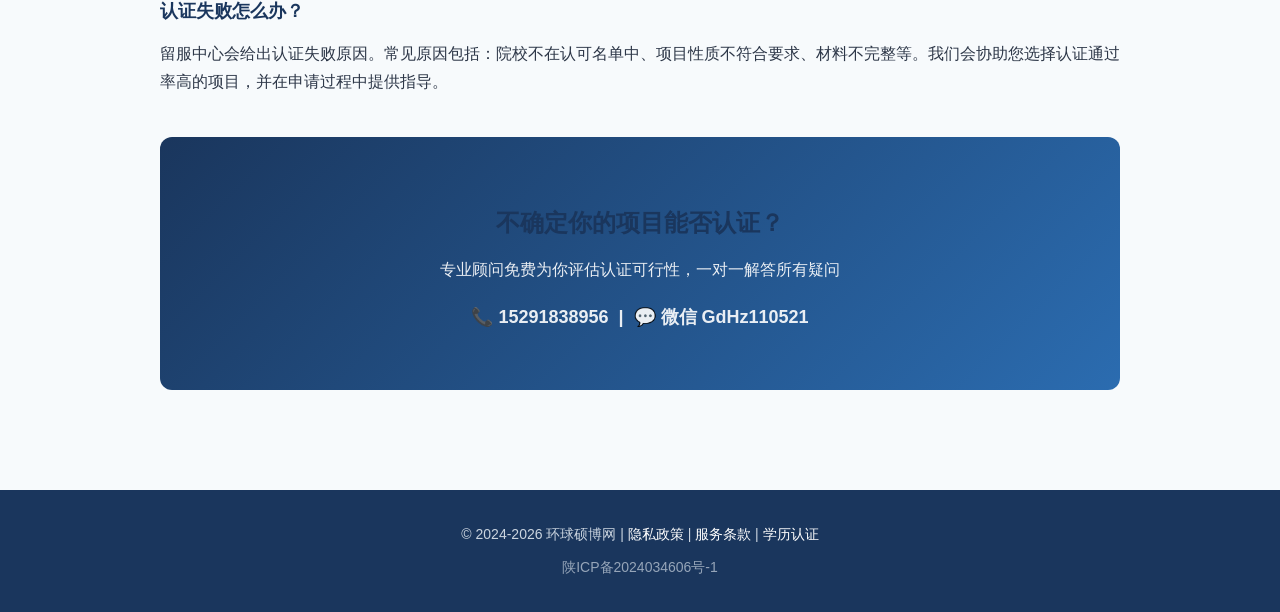
<file: certification/index.html>
<!DOCTYPE html>
<html lang="zh-CN">
<head>
    <meta charset="UTF-8">
    <meta name="viewport" content="width=device-width, initial-scale=1.0">
    <title>学历认证说明 | 环球硕博网 - 留服认证、涉外监管网、WES、学信网详解</title>
    <meta name="description" content="详解海外在线硕博学历认证：留服认证、涉外监管信息网、WES认证、学信网分别是什么，哪些项目适用，哪些不适用。环球硕博网所有项目均支持教育部留学服务中心认证。">
    <meta name="keywords" content="留服认证,学历认证,教育部留学服务中心,涉外监管信息网,WES认证,学信网,海外学历认证,在线硕士认证,在线博士认证">
    <meta property="og:title" content="学历认证说明 | 环球硕博网">
    <meta property="og:description" content="详解海外在线硕博学历认证：留服认证、涉外监管信息网、WES认证、学信网分别是什么，哪些项目适用，哪些不适用。">
    <meta property="og:type" content="website">
    <meta property="og:locale" content="zh_CN">
    <link rel="canonical" href="https://clawone.site/certification/">
    <meta property="og:image" content="https://clawone.site/og-image.png">
    <meta property="og:url" content="https://clawone.site/certification/">
    <link rel="icon" type="image/png" href="/favicon-v2.png">
    <script type="application/ld+json">
    {
      "@context": "https://schema.org",
      "@type": "BreadcrumbList",
      "itemListElement": [
        {
          "@type": "ListItem",
          "position": 1,
          "name": "首页",
          "item": "https://clawone.site/"
        },
        {
          "@type": "ListItem",
          "position": 2,
          "name": "学历认证说明",
          "item": "https://clawone.site/certification/"
        }
      ]
    }
    </script>
    <script type="application/ld+json">
    {
      "@context": "https://schema.org",
      "@type": "FAQPage",
      "mainEntity": [
        {
          "@type": "Question",
          "name": "在线硕士可以做留服认证吗？",
          "acceptedAnswer": {
            "@type": "Answer",
            "text": "可以。我们推荐的所有项目均来自教育部涉外监管信息网可查的正规海外院校，学位证书可在教育部留学服务中心进行认证。认证后与国内学历具有同等法律效力。"
          }
        },
        {
          "@type": "Question",
          "name": "留服认证和学信网是一回事吗？",
          "acceptedAnswer": {
            "@type": "Answer",
            "text": "不是。留服认证是教育部留学服务中心对海外学历的认证，适用于海外学位；学信网（中国高等教育学生信息网）主要记录国内高等教育学历。海外学历通过留服认证后，可在学信网上查询认证结果。"
          }
        },
        {
          "@type": "Question",
          "name": "WES认证和留服认证有什么区别？",
          "acceptedAnswer": {
            "@type": "Answer",
            "text": "WES（World Education Services）是北美地区的学历评估机构，主要用于北美院校申请和移民；留服认证是中国教育部的官方认证，用于国内考公、考编、落户、评职称等。两者用途不同，不能互相替代。"
          }
        },
        {
          "@type": "Question",
          "name": "所有海外在线学位都能认证吗？",
          "acceptedAnswer": {
            "@type": "Answer",
            "text": "不是所有项目都能认证。认证成功取决于：1）院校是否在涉外监管信息网可查；2）项目是否为正规学位项目（非证书/文凭课程）；3）学习方式是否符合认证要求。我们会根据您的具体情况评估认证可行性，但最终认证结果以教育部最新政策为准。"
          }
        }
      ]
    }
    </script>
    <style>
        :root {
            --primary: #1a365d;
            --primary-light: #2b6cb0;
            --accent: #e53e3e;
            --bg: #f7fafc;
            --text: #2d3748;
            --text-light: #718096;
            --border: #e2e8f0;
            --card-bg: #fff;
        }
        * { margin: 0; padding: 0; box-sizing: border-box; }
        body { font-family: -apple-system, BlinkMacSystemFont, 'Segoe UI', 'PingFang SC', 'Hiragino Sans GB', 'Microsoft YaHei', sans-serif; color: var(--text); background: var(--bg); line-height: 1.8; }
        .container { max-width: 960px; margin: 0 auto; padding: 0 20px; }
        
        /* Header */
        header { background: var(--primary); color: #fff; padding: 16px 0; position: sticky; top: 0; z-index: 100; }
        .nav { display: flex; justify-content: space-between; align-items: center; }
        .logo { font-size: 20px; font-weight: 700; color: #fff; text-decoration: none; }
        .nav-links a { color: #cbd5e0; text-decoration: none; margin-left: 24px; font-size: 14px; }
        .nav-links a:hover { color: #fff; }

        /* Hero */
        .hero { background: linear-gradient(135deg, var(--primary), var(--primary-light)); color: #fff; padding: 60px 0; text-align: center; }
        .hero h1 { font-size: 32px; margin-bottom: 16px; }
        .hero p { font-size: 16px; opacity: 0.9; max-width: 640px; margin: 0 auto; }

        /* Breadcrumb */
        .breadcrumb { padding: 12px 0; color: var(--text-light); font-size: 14px; }
        .breadcrumb a { color: var(--primary-light); text-decoration: none; }
        .breadcrumb a:hover { text-decoration: underline; }

        /* Content */
        .content { padding: 40px 0 60px; }
        .content h2 { font-size: 24px; color: var(--primary); margin: 32px 0 16px; border-left: 4px solid var(--primary-light); padding-left: 12px; }
        .content h2:first-child { margin-top: 0; }
        .content h3 { font-size: 18px; color: var(--primary); margin: 24px 0 12px; }
        .content p { margin-bottom: 16px; }
        .content ul, .content ol { margin-bottom: 16px; padding-left: 24px; }
        .content li { margin-bottom: 8px; }

        /* Cards */
        .card-grid { display: grid; grid-template-columns: repeat(auto-fit, minmax(280px, 1fr)); gap: 20px; margin: 24px 0; }
        .card { background: var(--card-bg); border: 1px solid var(--border); border-radius: 12px; padding: 24px; }
        .card h3 { margin: 0 0 12px; font-size: 18px; }
        .card .icon { font-size: 32px; margin-bottom: 12px; }
        .card p { font-size: 14px; color: var(--text-light); margin: 0; }

        /* Comparison Table */
        .comparison { width: 100%; border-collapse: collapse; margin: 24px 0; font-size: 14px; }
        .comparison th { background: var(--primary); color: #fff; padding: 12px; text-align: left; }
        .comparison td { padding: 12px; border-bottom: 1px solid var(--border); }
        .comparison tr:nth-child(even) td { background: #f7fafc; }

        /* Warning */
        .warning { background: #fff5f5; border-left: 4px solid var(--accent); padding: 16px 20px; border-radius: 0 8px 8px 0; margin: 20px 0; }
        .warning h4 { color: var(--accent); margin-bottom: 8px; }
        .warning p { font-size: 14px; margin: 0; }

        /* CTA */
        .cta { background: linear-gradient(135deg, var(--primary), var(--primary-light)); color: #fff; padding: 40px; border-radius: 12px; text-align: center; margin: 40px 0; }
        .cta h3 { font-size: 24px; margin-bottom: 12px; }
        .cta p { opacity: 0.9; margin-bottom: 16px; }
        .cta .contact { font-size: 18px; font-weight: 600; }

        /* Footer */
        footer { background: var(--primary); color: #cbd5e0; padding: 32px 0; text-align: center; font-size: 14px; }
        footer a { color: #fff; text-decoration: none; }

        @media (max-width: 640px) {
            .hero h1 { font-size: 24px; }
            .card-grid { grid-template-columns: 1fr; }
            .comparison { font-size: 12px; }
            .comparison th, .comparison td { padding: 8px; }
        }
    </style>
</head>
<body>
    <header>
        <div class="container">
            <div class="nav">
                <a href="/" class="logo">环球硕博网</a>
                <div class="nav-links">
                    <a href="/online-mba/">MBA</a>
                    <a href="/online-med/">教育学</a>
                    <a href="/online-dba/">DBA</a>
                    <a href="/online-mpa/">MPA</a>
                    <a href="/about/">关于</a>
                </div>
            </div>
        </div>
    </header>

    <section class="hero">
        <div class="container">
            <h1>学历认证说明</h1>
            <p>留服认证、涉外监管网、WES、学信网——一文看懂海外学历如何在国内获得认可</p>
        </div>
    </section>

    <div class="container">
        <div class="breadcrumb">
            <a href="/">首页</a> &gt; <span>学历认证说明</span>
        </div>
    </div>

    <div class="container content">
        <h2>海外学历认证，到底认证什么？</h2>
        <p>很多同学关心海外在线硕博学位在国内是否被认可。答案是：<strong>只要院校正规、项目合规，在线学位与在校学位认证效力完全相同</strong>。关键在于通过正确的渠道完成认证。以下逐一详解四大认证体系。</p>

        <div class="card-grid">
            <div class="card">
                <div class="icon">🏛️</div>
                <h3>留服认证（最重要）</h3>
                <p><strong>教育部留学服务中心</strong>对海外学历的官方认证。认证后与国内学历具有同等法律效力，可用于考公、考编、落户、评职称。</p>
            </div>
            <div class="card">
                <div class="icon">🌐</div>
                <h3>涉外监管信息网</h3>
                <p><strong>教育部教育涉外监管信息网</strong>（jsj.moe.gov.cn）可查询海外院校是否被中国认可。这是留服认证的前提——院校必须在此可查。</p>
            </div>
            <div class="card">
                <div class="icon">🌎</div>
                <h3>WES认证</h3>
                <p><strong>World Education Services</strong>是北美学历评估机构，主要用于北美院校申请和移民。与留服认证用途不同，不能互相替代。</p>
            </div>
            <div class="card">
                <div class="icon">📚</div>
                <h3>学信网</h3>
                <p><strong>中国高等教育学生信息网</strong>（chsi.com.cn）主要记录国内高等教育学历。海外学历通过留服认证后，认证结果可在学信网查询。</p>
            </div>
        </div>

        <h2>四大认证体系对比</h2>
        <table class="comparison">
            <thead>
                <tr>
                    <th>认证类型</th>
                    <th>适用范围</th>
                    <th>国内用途</th>
                    <th>我们项目是否支持</th>
                </tr>
            </thead>
            <tbody>
                <tr>
                    <td><strong>留服认证</strong></td>
                    <td>海外学历回国认证</td>
                    <td>考公、考编、落户、评职称</td>
                    <td>✅ 全部支持</td>
                </tr>
                <tr>
                    <td><strong>涉外监管网</strong></td>
                    <td>查询海外院校是否被认可</td>
                    <td>认证前必查，确认院校合规</td>
                    <td>✅ 推荐院校均可查</td>
                </tr>
                <tr>
                    <td><strong>WES认证</strong></td>
                    <td>北美地区学历评估</td>
                    <td>北美院校申请、移民</td>
                    <td>⚠️ 部分项目支持</td>
                </tr>
                <tr>
                    <td><strong>学信网</strong></td>
                    <td>国内学历查询</td>
                    <td>查询留服认证结果</td>
                    <td>✅ 认证后可查</td>
                </tr>
            </tbody>
        </table>

        <h2>留服认证详解</h2>
        <h3>什么是留服认证？</h3>
        <p>留服认证全称是"国（境）外学历学位认证"，由教育部留学服务中心（简称"留服中心"）办理。这是海外学历在国内获得官方认可的唯一途径。认证通过后，你的海外学位与国内同等学历具有相同法律效力。</p>

        <h3>认证条件</h3>
        <ul>
            <li>就读院校在教育部涉外监管信息网可查</li>
            <li>获得正规学位（非证书/文凭课程）</li>
            <li>学习方式符合认证要求（部分纯远程项目可能受限，具体以最新政策为准）</li>
            <li>提供完整的学位证书、成绩单、护照等材料</li>
        </ul>

        <h3>认证流程</h3>
        <ol>
            <li><strong>在线申请</strong>：登录留服中心官网（renzheng.cscse.edu.cn），注册并填写申请信息</li>
            <li><strong>上传材料</strong>：学位证书、成绩单、护照/身份证、证件照等</li>
            <li><strong>缴费</strong>：认证费用360元/份</li>
            <li><strong>等待审核</strong>：通常10-20个工作日</li>
            <li><strong>获得认证书</strong>：电子版认证书可在学信网查询</li>
        </ol>

        <h3>认证后用途</h3>
        <ul>
            <li><strong>考公务员</strong>：留服认证是报考公务员的基本学历证明</li>
            <li><strong>考事业单位编制</strong>：与国内学历同等效力</li>
            <li><strong>城市落户</strong>：北上广深等城市留学生落户政策认可</li>
            <li><strong>评职称</strong>：高校、科研院所等职称评定认可</li>
            <li><strong>继续深造</strong>：可报考国内研究生</li>
        </ul>

        <h2>涉外监管信息网查询指南</h2>
        <p>涉外监管信息网（jsj.moe.gov.cn）是教育部发布的海外院校名单查询平台。查询步骤：</p>
        <ol>
            <li>访问 jsj.moe.gov.cn</li>
            <li>点击"外国高等学校名单"</li>
            <li>选择目标国家</li>
            <li>查找目标院校是否在名单中</li>
        </ol>
        <p><strong>重要提醒</strong>：只有在此名单中的院校，其学位才有可能通过留服认证。不在名单中的院校，认证风险极高。</p>

        <div class="warning">
            <h4>⚠️ 重要风险提示</h4>
            <p>留服认证是否成功取决于具体院校和项目，且认证政策可能随时间调整。我们推荐的项目均来自涉外监管信息网可查的正规院校，但<strong>不保证100%认证通过</strong>。申请前请务必确认最新认证政策，或咨询我们的顾问获取最新信息。</p>
        </div>

        <h2>常见认证问题</h2>

        <h3>在线学位和在校学位证书一样吗？</h3>
        <p>完全一样。无论是在线项目还是在校项目，获得的学位证书完全相同，不会标注"在线"或"远程"字样。</p>

        <h3>纯在线项目可以认证吗？</h3>
        <p>留服认证政策在持续调整。目前，正规海外院校的在线学位项目（尤其是疫情后推出的在线项目）大多可以认证，但具体取决于院校和项目。我们会在咨询时根据最新政策为您评估认证可行性。</p>

        <h3>认证需要多长时间？</h3>
        <p>通常10-20个工作日，高峰期可能延长。建议在需要使用认证书前提前2-3个月开始申请。</p>

        <h3>认证失败怎么办？</h3>
        <p>留服中心会给出认证失败原因。常见原因包括：院校不在认可名单中、项目性质不符合要求、材料不完整等。我们会协助您选择认证通过率高的项目，并在申请过程中提供指导。</p>

        <div class="cta">
            <h3>不确定你的项目能否认证？</h3>
            <p>专业顾问免费为你评估认证可行性，一对一解答所有疑问</p>
            <p class="contact">📞 15291838956 &nbsp;|&nbsp; 💬 微信 GdHz110521</p>
        </div>
    </div>

    <footer>
        <div class="container">
            <p>© 2024-2026 环球硕博网 | <a href="/privacy/">隐私政策</a> | <a href="/terms/">服务条款</a> | <a href="/certification/">学历认证</a></p>
            <p style="margin-top:8px;opacity:0.7;">陕ICP备2024034606号-1</p>
        </div>
    </footer>

    <!-- Chat widget -->
    <script src="https://chat.clawone.site/widget.js" async></script>
</body>
</html>
</file>
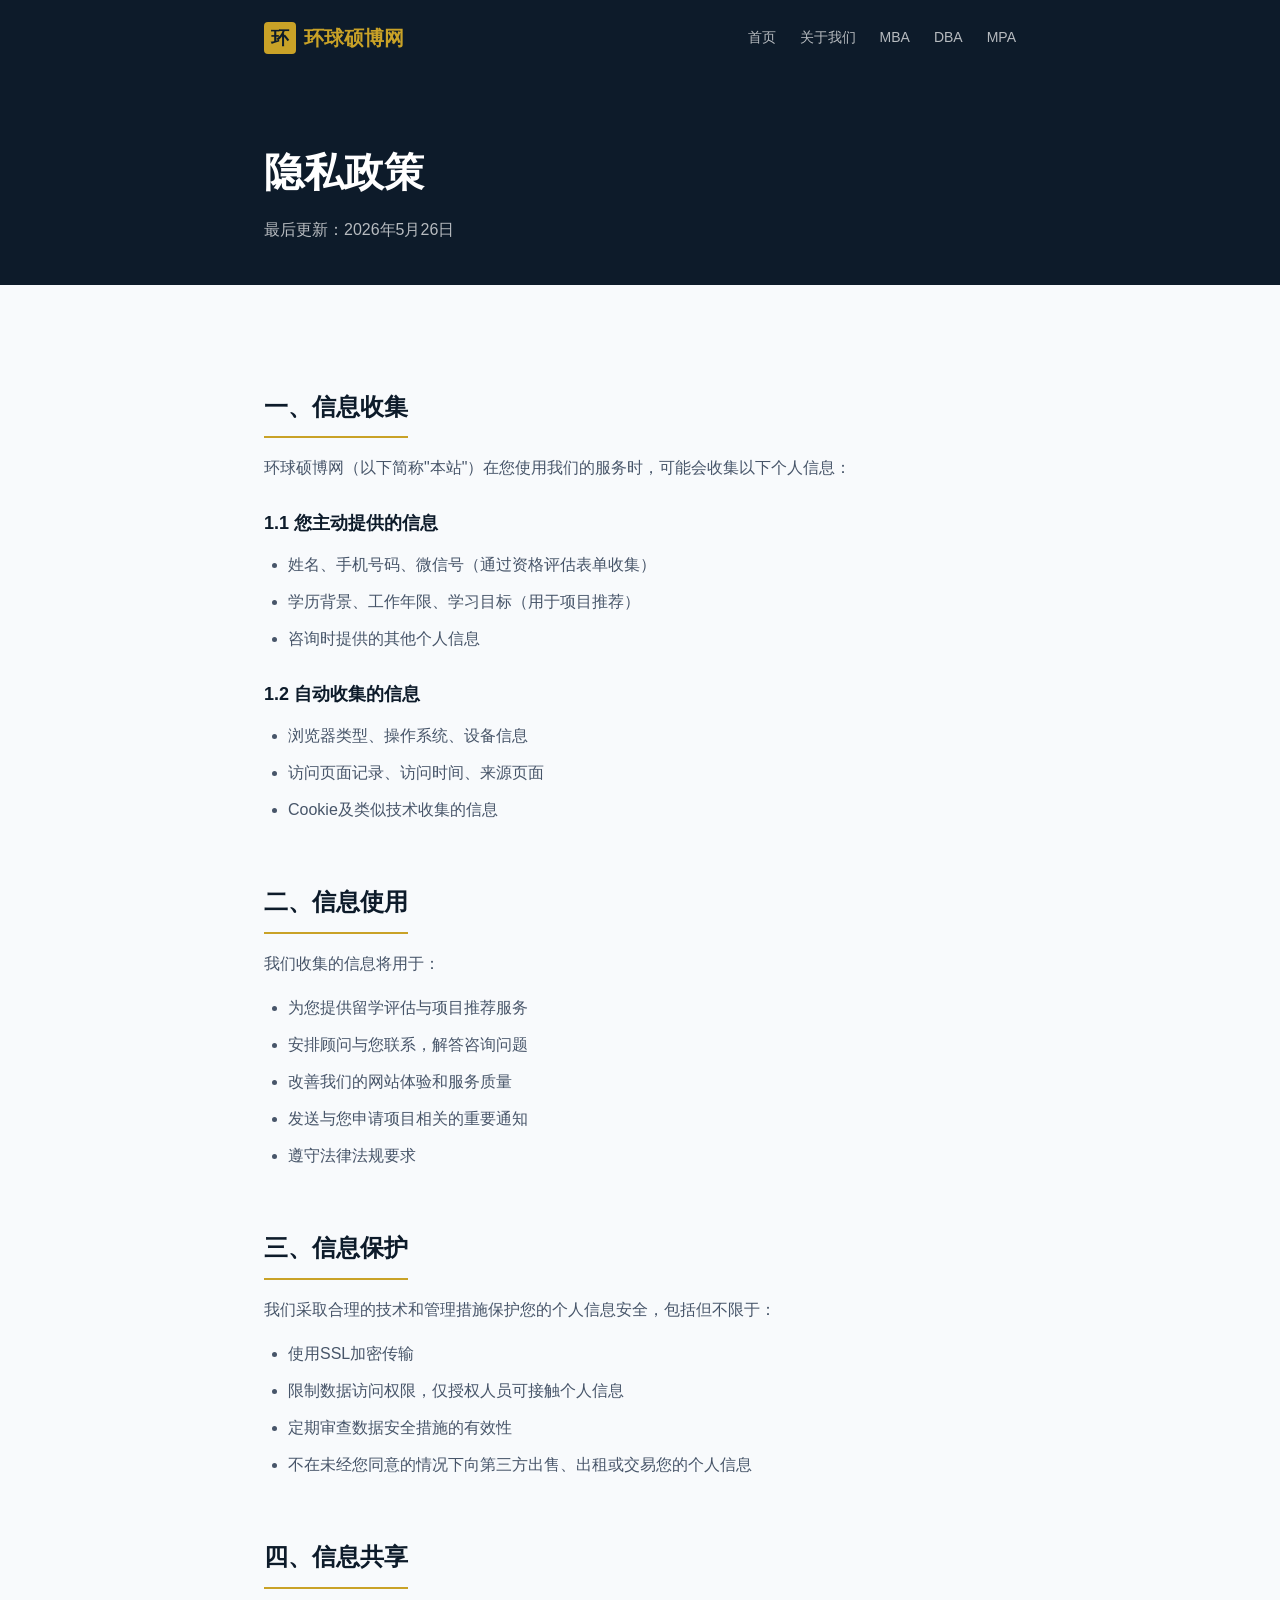
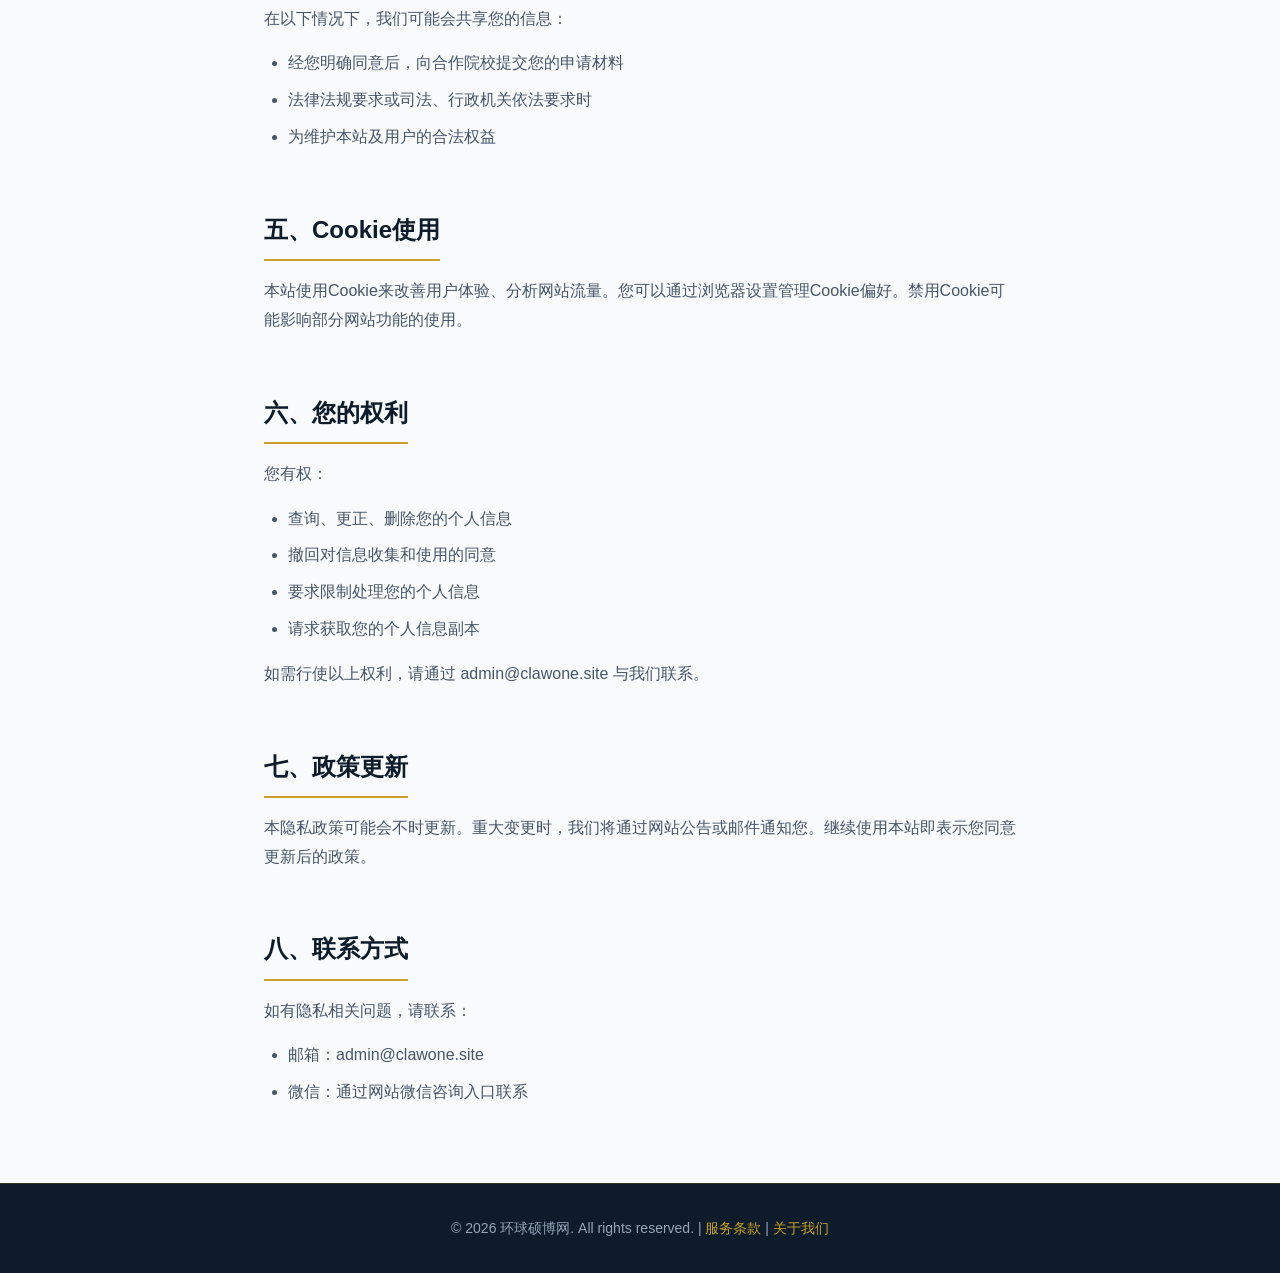
<file: privacy/index.html>
<!DOCTYPE html>
<html lang="zh-CN">
<head>
    <meta charset="UTF-8">
    <meta name="viewport" content="width=device-width, initial-scale=1.0">
    <title>隐私政策 | 环球硕博网</title>
    <meta name="description" content="环球硕博网隐私政策，说明我们如何收集、使用和保护您的个人信息。">
    <meta property="og:title" content="隐私政策 | 环球硕博网">
    <meta property="og:description" content="环球硕博网隐私政策">
    <meta property="og:type" content="website">
    <link rel="canonical" href="https://clawone.site/privacy/">
    <link rel="icon" type="image/png" href="/favicon-v2.png">
    <style>
    *{margin:0;padding:0;box-sizing:border-box}
    body{font-family:-apple-system,BlinkMacSystemFont,'Segoe UI',Roboto,sans-serif;background:#f8fafc;color:#1e293b;line-height:1.8}
    .container{max-width:800px;margin:0 auto;padding:0 24px}
    header{background:#0d1b2a;padding:20px 0}
    nav{display:flex;align-items:center;justify-content:space-between}
    .logo{font-size:1.25rem;font-weight:700;color:#c9a227;text-decoration:none;display:flex;align-items:center;gap:8px}
    .logo-icon{width:32px;height:32px;background:#c9a227;border-radius:4px;display:flex;align-items:center;justify-content:center;color:#0d1b2a;font-weight:700;font-size:18px}
    .nav-links{display:flex;gap:24px}
    .nav-links a{color:rgba(255,255,255,0.7);text-decoration:none;font-size:14px}
    .nav-links a:hover{color:#c9a227}
    .page-header{background:#0d1b2a;color:#fff;padding:60px 0 40px}
    .page-header h1{font-size:2.5rem;margin-bottom:8px}
    .page-header p{opacity:0.7;font-size:1rem}
    .content{padding:60px 0}
    .content h2{font-size:1.5rem;font-weight:700;color:#0d1b2a;margin:40px 0 16px;border-bottom:2px solid #c9a227;padding-bottom:8px;display:inline-block}
    .content h3{font-size:1.125rem;font-weight:600;color:#0d1b2a;margin:24px 0 12px}
    .content p{color:#475569;margin-bottom:16px}
    .content ul{color:#475569;margin-bottom:16px;padding-left:24px}
    .content li{margin-bottom:8px}
    footer{background:#0d1b2a;color:#94a3b8;padding:32px 0;text-align:center;font-size:14px;border-top:1px solid rgba(201,162,39,0.2)}
    footer a{color:#c9a227;text-decoration:none}
    .update-date{color:#94a3b8;font-size:0.875rem;margin-top:8px}
    @media(max-width:768px){.page-header h1{font-size:1.75rem}.nav-links{display:none}}
    </style>
</head>
<body>
    <header>
        <div class="container">
            <nav>
                <a href="/" class="logo"><div class="logo-icon">环</div>环球硕博网</a>
                <div class="nav-links">
                    <a href="/">首页</a>
                    <a href="/about/">关于我们</a>
                    <a href="/online-mba/">MBA</a>
                    <a href="/online-dba/">DBA</a>
                    <a href="/online-mpa/">MPA</a>
                </div>
            </nav>
        </div>
    </header>
    
    <div class="page-header">
        <div class="container">
            <h1>隐私政策</h1>
            <p>最后更新：2026年5月26日</p>
        </div>
    </div>
    
    <div class="content">
        <div class="container">
            <h2>一、信息收集</h2>
            <p>环球硕博网（以下简称"本站"）在您使用我们的服务时，可能会收集以下个人信息：</p>
            <h3>1.1 您主动提供的信息</h3>
            <ul>
                <li>姓名、手机号码、微信号（通过资格评估表单收集）</li>
                <li>学历背景、工作年限、学习目标（用于项目推荐）</li>
                <li>咨询时提供的其他个人信息</li>
            </ul>
            <h3>1.2 自动收集的信息</h3>
            <ul>
                <li>浏览器类型、操作系统、设备信息</li>
                <li>访问页面记录、访问时间、来源页面</li>
                <li>Cookie及类似技术收集的信息</li>
            </ul>
            
            <h2>二、信息使用</h2>
            <p>我们收集的信息将用于：</p>
            <ul>
                <li>为您提供留学评估与项目推荐服务</li>
                <li>安排顾问与您联系，解答咨询问题</li>
                <li>改善我们的网站体验和服务质量</li>
                <li>发送与您申请项目相关的重要通知</li>
                <li>遵守法律法规要求</li>
            </ul>
            
            <h2>三、信息保护</h2>
            <p>我们采取合理的技术和管理措施保护您的个人信息安全，包括但不限于：</p>
            <ul>
                <li>使用SSL加密传输</li>
                <li>限制数据访问权限，仅授权人员可接触个人信息</li>
                <li>定期审查数据安全措施的有效性</li>
                <li>不在未经您同意的情况下向第三方出售、出租或交易您的个人信息</li>
            </ul>
            
            <h2>四、信息共享</h2>
            <p>在以下情况下，我们可能会共享您的信息：</p>
            <ul>
                <li>经您明确同意后，向合作院校提交您的申请材料</li>
                <li>法律法规要求或司法、行政机关依法要求时</li>
                <li>为维护本站及用户的合法权益</li>
            </ul>
            
            <h2>五、Cookie使用</h2>
            <p>本站使用Cookie来改善用户体验、分析网站流量。您可以通过浏览器设置管理Cookie偏好。禁用Cookie可能影响部分网站功能的使用。</p>
            
            <h2>六、您的权利</h2>
            <p>您有权：</p>
            <ul>
                <li>查询、更正、删除您的个人信息</li>
                <li>撤回对信息收集和使用的同意</li>
                <li>要求限制处理您的个人信息</li>
                <li>请求获取您的个人信息副本</li>
            </ul>
            <p>如需行使以上权利，请通过 admin@clawone.site 与我们联系。</p>
            
            <h2>七、政策更新</h2>
            <p>本隐私政策可能会不时更新。重大变更时，我们将通过网站公告或邮件通知您。继续使用本站即表示您同意更新后的政策。</p>
            
            <h2>八、联系方式</h2>
            <p>如有隐私相关问题，请联系：</p>
            <ul>
                <li>邮箱：admin@clawone.site</li>
                <li>微信：通过网站微信咨询入口联系</li>
            </ul>
        </div>
    </div>
    
    <footer>
        <div class="container">
            <p>© 2026 环球硕博网. All rights reserved. | <a href="/terms/">服务条款</a> | <a href="/about/">关于我们</a></p>
        </div>
    </footer>
</body>
</html>
</file>
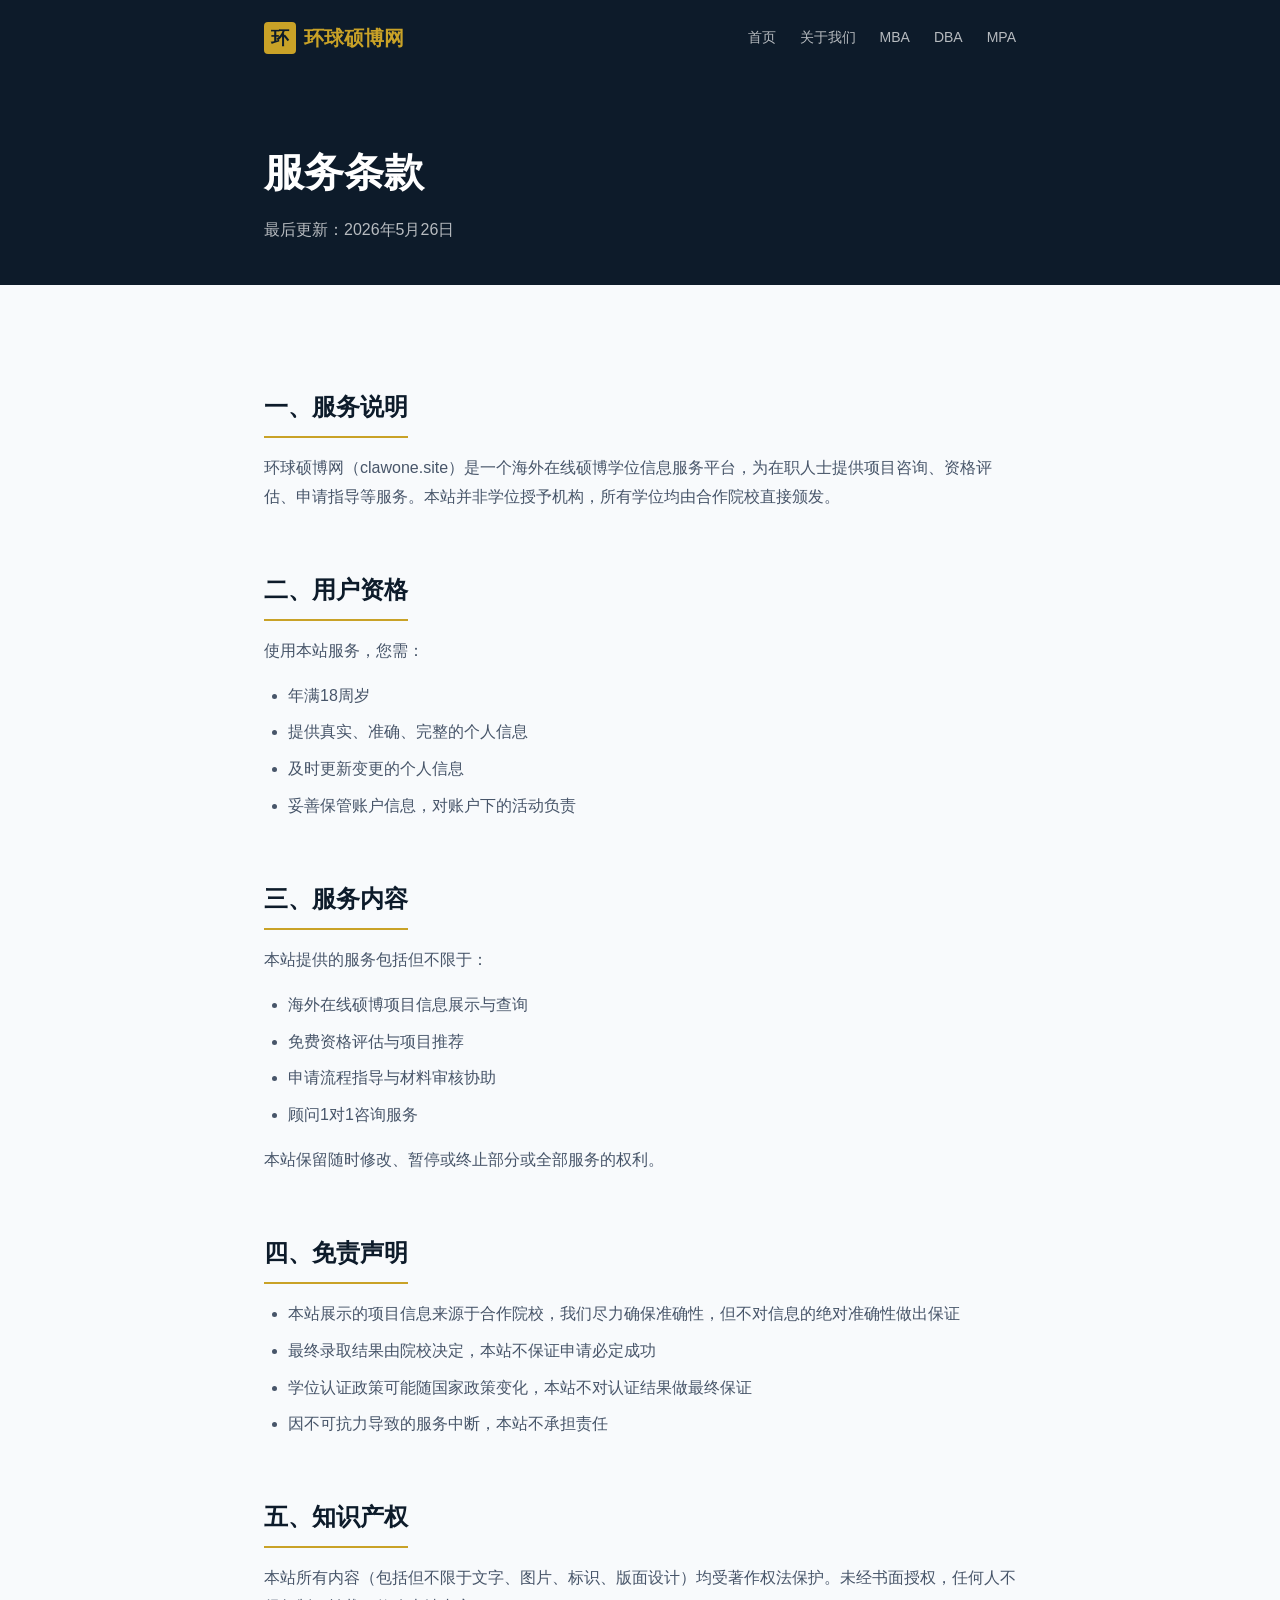
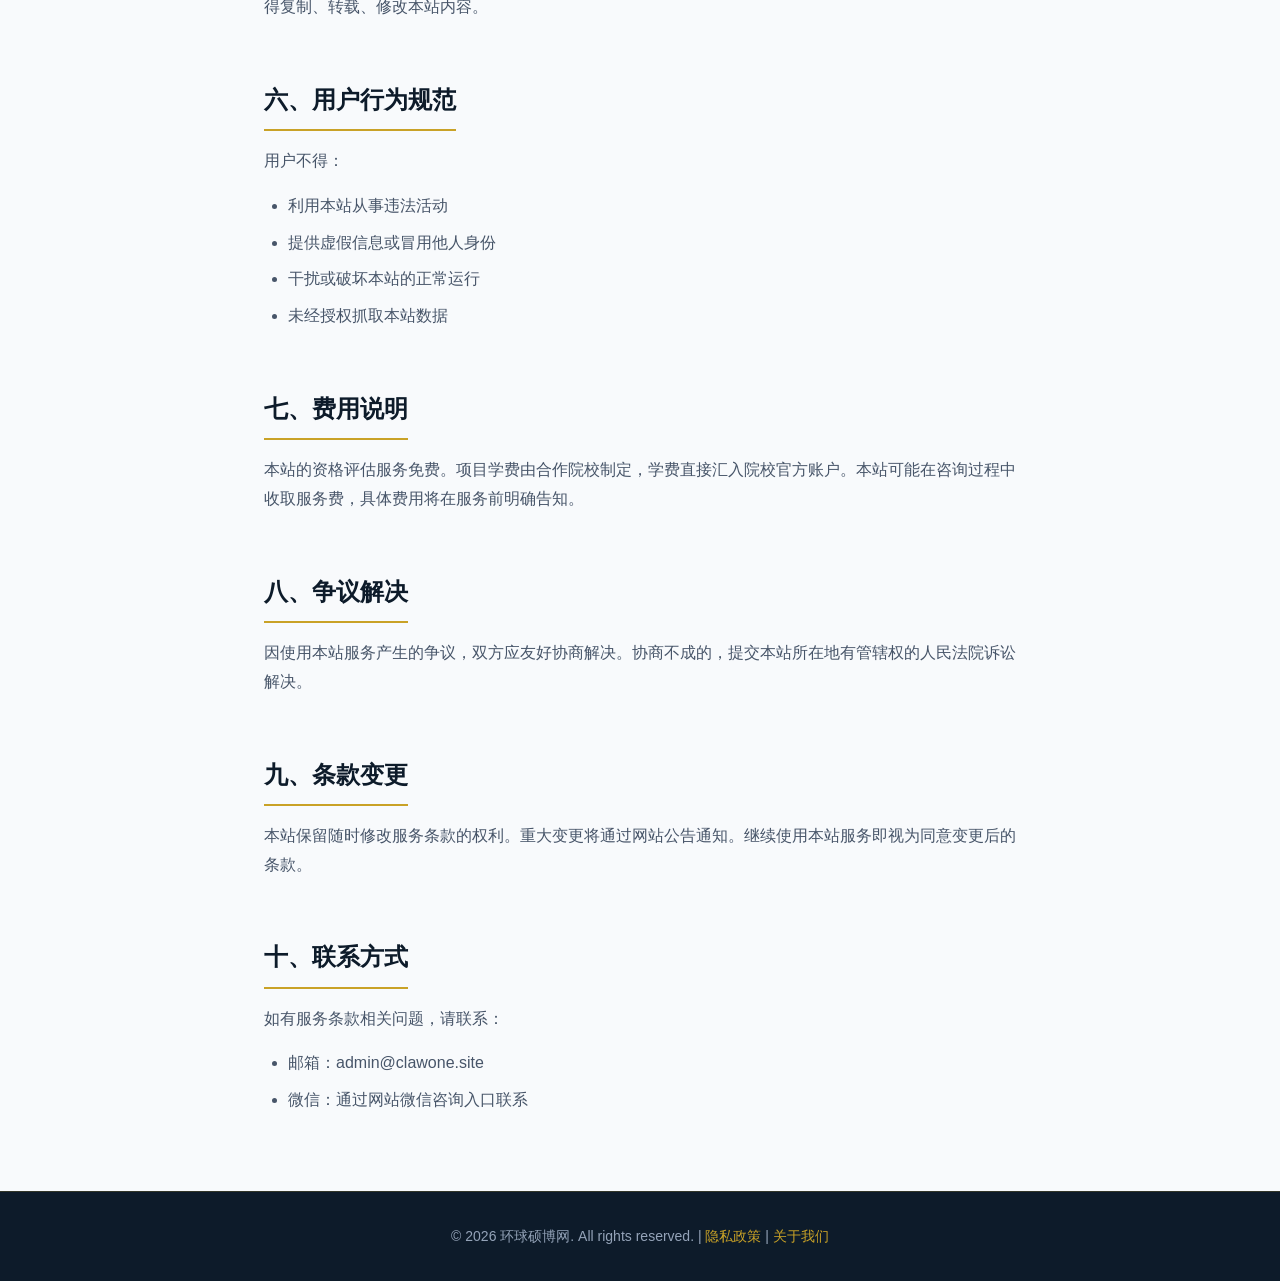
<file: terms/index.html>
<!DOCTYPE html>
<html lang="zh-CN">
<head>
    <meta charset="UTF-8">
    <meta name="viewport" content="width=device-width, initial-scale=1.0">
    <title>服务条款 | 环球硕博网</title>
    <meta name="description" content="环球硕博网服务条款，说明使用本站服务的相关条款和条件。">
    <meta property="og:title" content="服务条款 | 环球硕博网">
    <meta property="og:description" content="环球硕博网服务条款">
    <meta property="og:type" content="website">
    <link rel="canonical" href="https://clawone.site/terms/">
    <link rel="icon" type="image/png" href="/favicon-v2.png">
    <style>
    *{margin:0;padding:0;box-sizing:border-box}
    body{font-family:-apple-system,BlinkMacSystemFont,'Segoe UI',Roboto,sans-serif;background:#f8fafc;color:#1e293b;line-height:1.8}
    .container{max-width:800px;margin:0 auto;padding:0 24px}
    header{background:#0d1b2a;padding:20px 0}
    nav{display:flex;align-items:center;justify-content:space-between}
    .logo{font-size:1.25rem;font-weight:700;color:#c9a227;text-decoration:none;display:flex;align-items:center;gap:8px}
    .logo-icon{width:32px;height:32px;background:#c9a227;border-radius:4px;display:flex;align-items:center;justify-content:center;color:#0d1b2a;font-weight:700;font-size:18px}
    .nav-links{display:flex;gap:24px}
    .nav-links a{color:rgba(255,255,255,0.7);text-decoration:none;font-size:14px}
    .nav-links a:hover{color:#c9a227}
    .page-header{background:#0d1b2a;color:#fff;padding:60px 0 40px}
    .page-header h1{font-size:2.5rem;margin-bottom:8px}
    .page-header p{opacity:0.7;font-size:1rem}
    .content{padding:60px 0}
    .content h2{font-size:1.5rem;font-weight:700;color:#0d1b2a;margin:40px 0 16px;border-bottom:2px solid #c9a227;padding-bottom:8px;display:inline-block}
    .content h3{font-size:1.125rem;font-weight:600;color:#0d1b2a;margin:24px 0 12px}
    .content p{color:#475569;margin-bottom:16px}
    .content ul{color:#475569;margin-bottom:16px;padding-left:24px}
    .content li{margin-bottom:8px}
    footer{background:#0d1b2a;color:#94a3b8;padding:32px 0;text-align:center;font-size:14px;border-top:1px solid rgba(201,162,39,0.2)}
    footer a{color:#c9a227;text-decoration:none}
    @media(max-width:768px){.page-header h1{font-size:1.75rem}.nav-links{display:none}}
    </style>
</head>
<body>
    <header>
        <div class="container">
            <nav>
                <a href="/" class="logo"><div class="logo-icon">环</div>环球硕博网</a>
                <div class="nav-links">
                    <a href="/">首页</a>
                    <a href="/about/">关于我们</a>
                    <a href="/online-mba/">MBA</a>
                    <a href="/online-dba/">DBA</a>
                    <a href="/online-mpa/">MPA</a>
                </div>
            </nav>
        </div>
    </header>
    
    <div class="page-header">
        <div class="container">
            <h1>服务条款</h1>
            <p>最后更新：2026年5月26日</p>
        </div>
    </div>
    
    <div class="content">
        <div class="container">
            <h2>一、服务说明</h2>
            <p>环球硕博网（clawone.site）是一个海外在线硕博学位信息服务平台，为在职人士提供项目咨询、资格评估、申请指导等服务。本站并非学位授予机构，所有学位均由合作院校直接颁发。</p>
            
            <h2>二、用户资格</h2>
            <p>使用本站服务，您需：</p>
            <ul>
                <li>年满18周岁</li>
                <li>提供真实、准确、完整的个人信息</li>
                <li>及时更新变更的个人信息</li>
                <li>妥善保管账户信息，对账户下的活动负责</li>
            </ul>
            
            <h2>三、服务内容</h2>
            <p>本站提供的服务包括但不限于：</p>
            <ul>
                <li>海外在线硕博项目信息展示与查询</li>
                <li>免费资格评估与项目推荐</li>
                <li>申请流程指导与材料审核协助</li>
                <li>顾问1对1咨询服务</li>
            </ul>
            <p>本站保留随时修改、暂停或终止部分或全部服务的权利。</p>
            
            <h2>四、免责声明</h2>
            <ul>
                <li>本站展示的项目信息来源于合作院校，我们尽力确保准确性，但不对信息的绝对准确性做出保证</li>
                <li>最终录取结果由院校决定，本站不保证申请必定成功</li>
                <li>学位认证政策可能随国家政策变化，本站不对认证结果做最终保证</li>
                <li>因不可抗力导致的服务中断，本站不承担责任</li>
            </ul>
            
            <h2>五、知识产权</h2>
            <p>本站所有内容（包括但不限于文字、图片、标识、版面设计）均受著作权法保护。未经书面授权，任何人不得复制、转载、修改本站内容。</p>
            
            <h2>六、用户行为规范</h2>
            <p>用户不得：</p>
            <ul>
                <li>利用本站从事违法活动</li>
                <li>提供虚假信息或冒用他人身份</li>
                <li>干扰或破坏本站的正常运行</li>
                <li>未经授权抓取本站数据</li>
            </ul>
            
            <h2>七、费用说明</h2>
            <p>本站的资格评估服务免费。项目学费由合作院校制定，学费直接汇入院校官方账户。本站可能在咨询过程中收取服务费，具体费用将在服务前明确告知。</p>
            
            <h2>八、争议解决</h2>
            <p>因使用本站服务产生的争议，双方应友好协商解决。协商不成的，提交本站所在地有管辖权的人民法院诉讼解决。</p>
            
            <h2>九、条款变更</h2>
            <p>本站保留随时修改服务条款的权利。重大变更将通过网站公告通知。继续使用本站服务即视为同意变更后的条款。</p>
            
            <h2>十、联系方式</h2>
            <p>如有服务条款相关问题，请联系：</p>
            <ul>
                <li>邮箱：admin@clawone.site</li>
                <li>微信：通过网站微信咨询入口联系</li>
            </ul>
        </div>
    </div>
    
    <footer>
        <div class="container">
            <p>© 2026 环球硕博网. All rights reserved. | <a href="/privacy/">隐私政策</a> | <a href="/about/">关于我们</a></p>
        </div>
    </footer>
</body>
</html>
</file>
